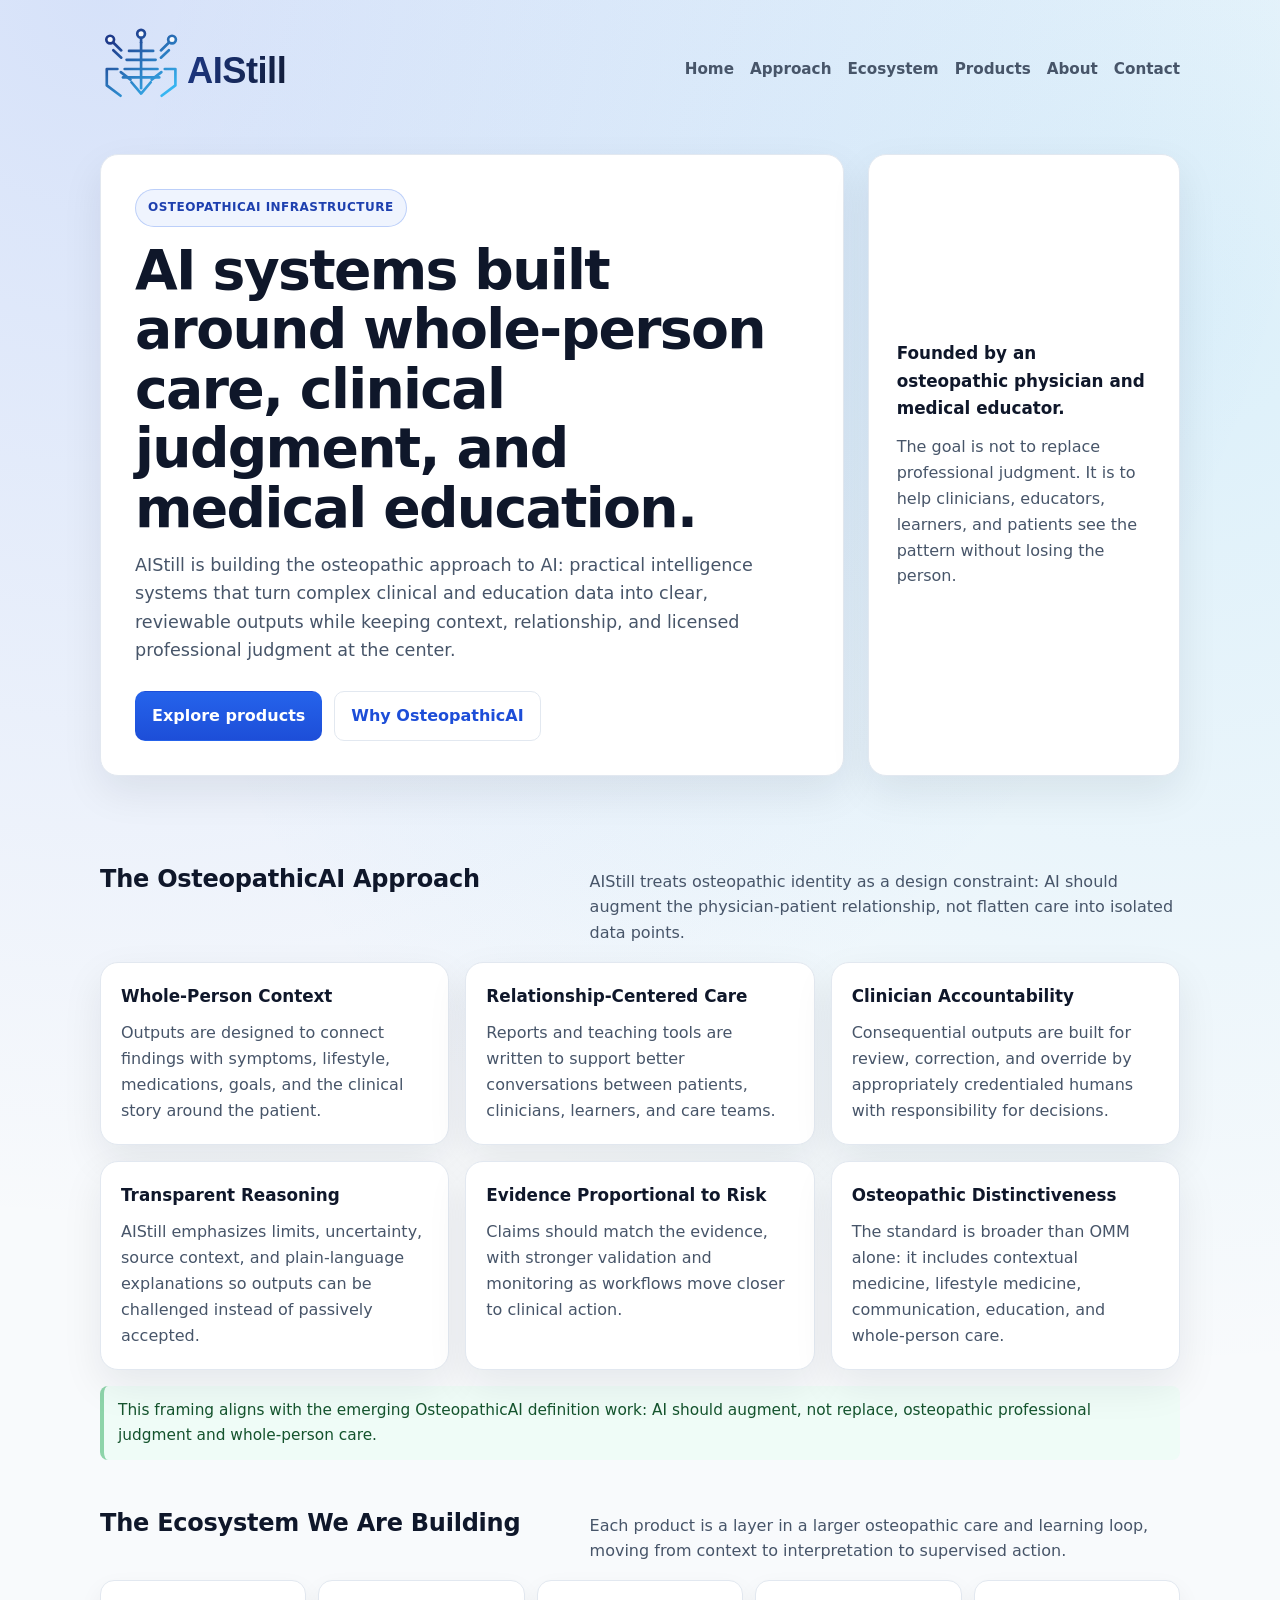
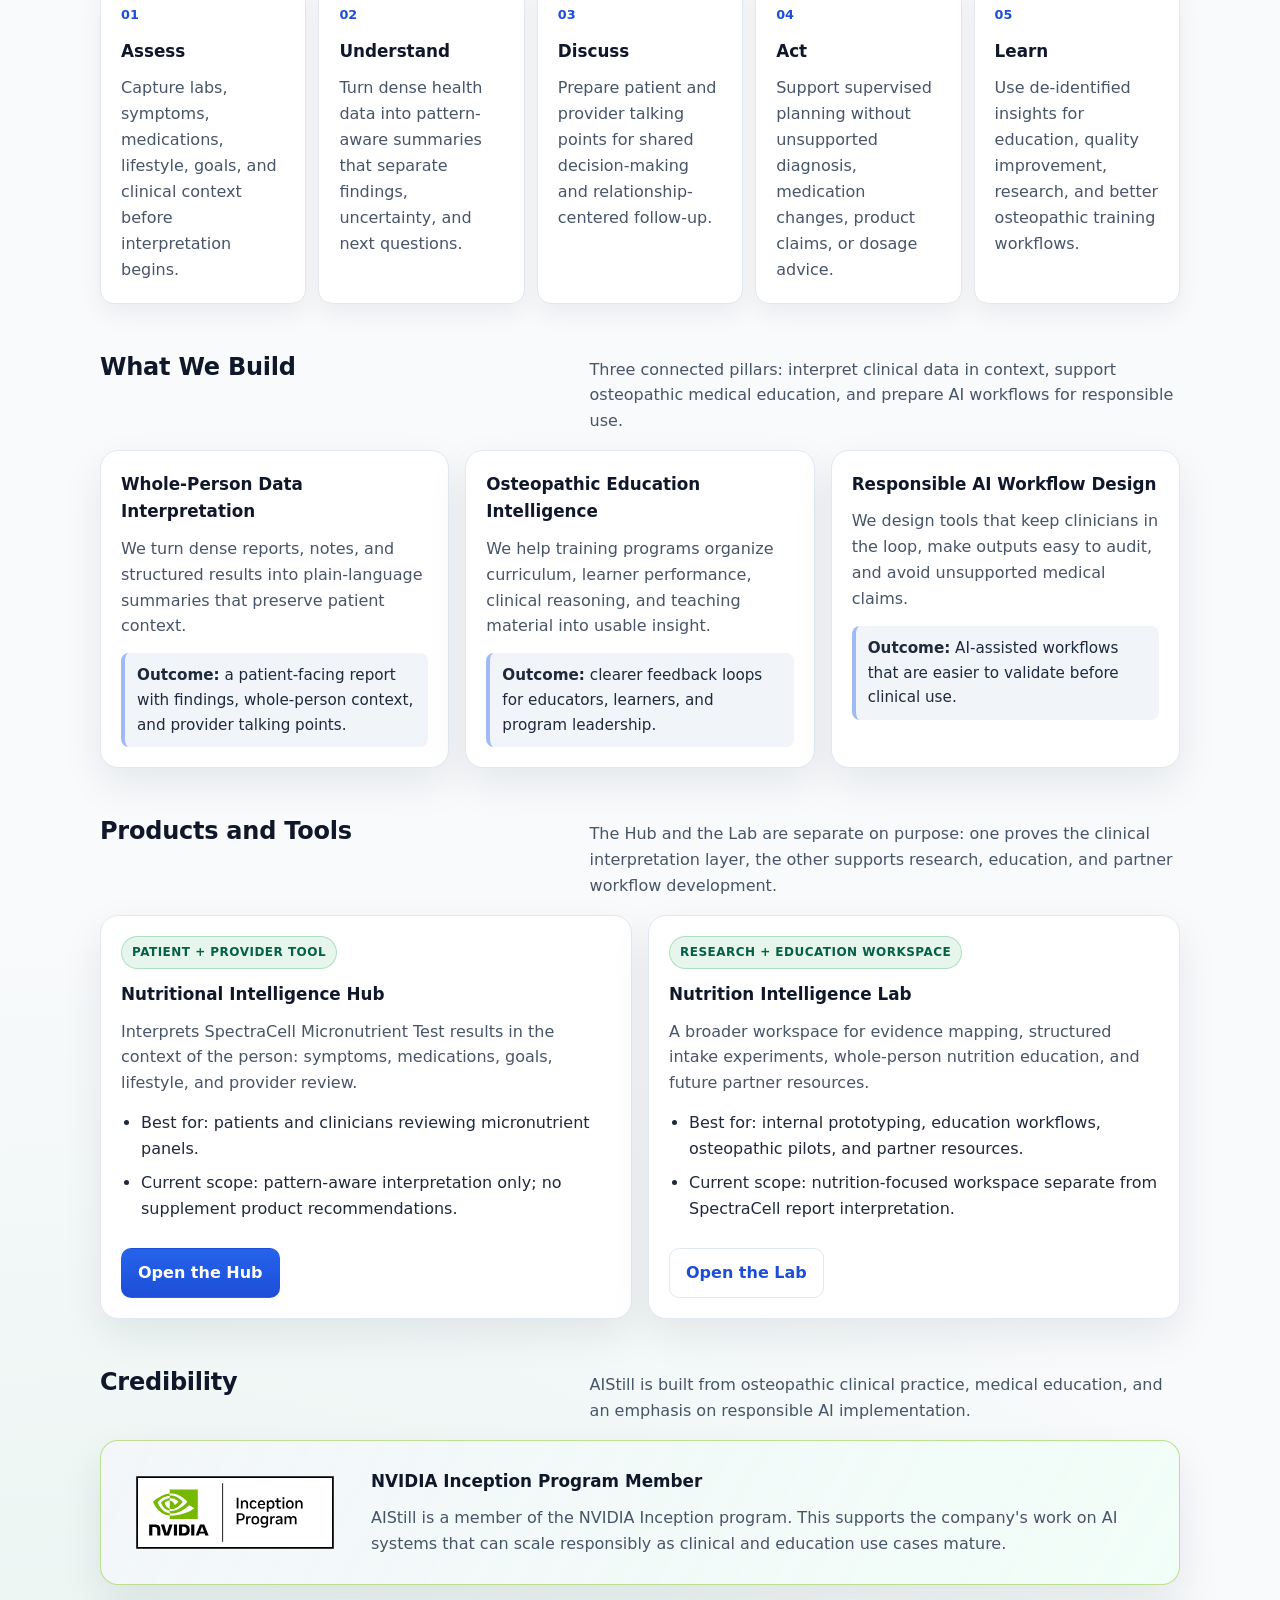
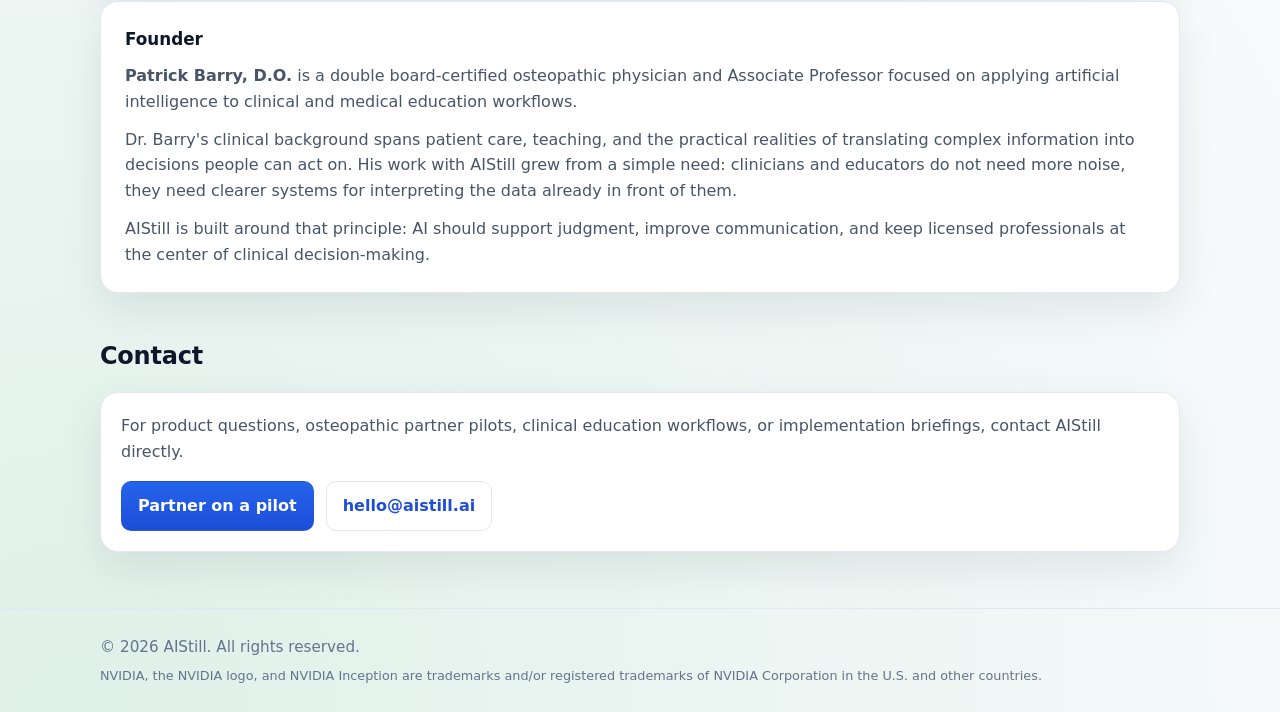
<file: index.html>
<!doctype html>
<html lang="en">
<head>
  <meta charset="utf-8" />
  <meta name="viewport" content="width=device-width, initial-scale=1" />
  <title>AIStill - Osteopathic AI Infrastructure</title>
  <meta name="description" content="AIStill builds OsteopathicAI-aligned tools for whole-person clinical interpretation, medical education, and responsible AI workflows." />
  <style>
    :root {
      --bg: #f8fafc;
      --text: #0f172a;
      --muted: #475569;
      --surface: #ffffff;
      --surface-soft: #f1f5f9;
      --border: #e2e8f0;
      --primary: #2563eb;
      --primary-dark: #1d4ed8;
      --accent: #16a34a;
      --radius: 18px;
      --shadow: 0 16px 40px rgba(15, 23, 42, 0.08);
    }

    * { box-sizing: border-box; }

    html { scroll-behavior: smooth; }

    body {
      margin: 0;
      font-family: Inter, system-ui, -apple-system, Segoe UI, Roboto, Arial, sans-serif;
      line-height: 1.62;
      color: var(--text);
      background:
        radial-gradient(circle at 8% 0%, rgba(37, 99, 235, 0.16), transparent 30%),
        radial-gradient(circle at 92% 8%, rgba(14, 165, 233, 0.12), transparent 28%),
        radial-gradient(circle at 6% 100%, rgba(22, 163, 74, 0.11), transparent 34%),
        var(--bg);
    }

    .wrap {
      max-width: 1120px;
      margin: 0 auto;
      padding: 0 20px;
    }

    header { padding: 28px 0 84px; }

    .topbar {
      display: flex;
      justify-content: space-between;
      align-items: center;
      margin-bottom: 44px;
      gap: 18px;
      flex-wrap: wrap;
    }

    .brand img {
      display: block;
      width: min(290px, 62vw);
      height: auto;
    }

    .nav-list {
      display: inline-flex;
      align-items: center;
      gap: 16px;
      flex-wrap: wrap;
      margin: 0;
      padding: 0;
      list-style: none;
    }

    .nav-list a {
      color: var(--muted);
      font-size: 0.95rem;
      font-weight: 700;
      text-decoration: none;
    }

    .nav-list a:hover { color: var(--primary-dark); }

    .eyebrow {
      display: inline-flex;
      align-items: center;
      width: fit-content;
      border: 1px solid rgba(37, 99, 235, 0.25);
      border-radius: 999px;
      padding: 8px 12px;
      color: #1e40af;
      background: rgba(37, 99, 235, 0.07);
      font-size: 12px;
      font-weight: 700;
      letter-spacing: 0.04em;
      text-transform: uppercase;
    }

    .hero {
      display: grid;
      grid-template-columns: minmax(0, 1fr) minmax(260px, 0.42fr);
      gap: 24px;
      align-items: stretch;
    }

    .hero-panel,
    .hero-note,
    .card,
    .product-card,
    .credibility-panel,
    .founder,
    .contact-panel {
      background: var(--surface);
      border: 1px solid var(--border);
      border-radius: var(--radius);
      box-shadow: var(--shadow);
    }

    .hero-panel { padding: 34px; }

    .hero-note {
      display: grid;
      align-content: center;
      gap: 12px;
      padding: 28px;
    }

    .hero-note strong {
      display: block;
      font-size: 1.05rem;
    }

    h1 {
      margin: 14px 0 12px;
      font-size: clamp(2rem, 5vw, 3.45rem);
      line-height: 1.08;
      letter-spacing: -0.03em;
    }

    .lead {
      margin: 0;
      color: var(--muted);
      font-size: 1.1rem;
      max-width: 66ch;
    }

    .cta {
      display: flex;
      gap: 12px;
      flex-wrap: wrap;
      margin-top: 26px;
    }

    .btn {
      display: inline-flex;
      align-items: center;
      justify-content: center;
      text-decoration: none;
      border-radius: 10px;
      padding: 11px 16px;
      font-weight: 700;
      border: 1px solid transparent;
      transition: 160ms ease;
    }

    .btn:hover { transform: translateY(-1px); }

    .btn-primary {
      background: linear-gradient(180deg, var(--primary), var(--primary-dark));
      color: #fff;
    }

    .btn-secondary {
      color: var(--primary-dark);
      background: #fff;
      border-color: var(--border);
    }

    main { padding-bottom: 56px; }

    section + section { margin-top: 44px; }

    .section-head {
      display: flex;
      align-items: baseline;
      justify-content: space-between;
      gap: 16px;
      margin-bottom: 16px;
    }

    .section-head p {
      max-width: 58ch;
    }

    h2 {
      margin: 0;
      font-size: 1.5rem;
      letter-spacing: -0.01em;
    }

    h3 {
      margin: 0 0 10px;
      font-size: 1.05rem;
    }

    p { margin: 0; color: var(--muted); }

    .grid {
      display: grid;
      grid-template-columns: repeat(3, minmax(0, 1fr));
      gap: 16px;
    }

    .ecosystem-steps {
      display: grid;
      grid-template-columns: repeat(5, minmax(0, 1fr));
      gap: 12px;
    }

    .card,
    .product-card,
    .contact-panel,
    .step-card {
      padding: 20px;
    }

    .step-card {
      background: var(--surface);
      border: 1px solid var(--border);
      border-radius: 14px;
      box-shadow: 0 10px 24px rgba(15, 23, 42, 0.06);
    }

    .step-card span {
      display: inline-flex;
      margin-bottom: 12px;
      color: var(--primary-dark);
      font-size: 0.8rem;
      font-weight: 800;
    }

    .source-note {
      margin-top: 16px;
      border-left: 4px solid rgba(22, 163, 74, 0.45);
      border-radius: 8px;
      padding: 12px 14px;
      background: rgba(236, 253, 245, 0.72);
      color: #14532d;
      font-size: 0.96rem;
    }

    .pillar-example {
      margin-top: 14px;
      border-left: 4px solid rgba(37, 99, 235, 0.4);
      border-radius: 8px;
      padding: 10px 12px;
      color: #1e293b;
      background: var(--surface-soft);
      font-size: 0.95rem;
    }

    .product-grid {
      display: grid;
      grid-template-columns: repeat(2, minmax(0, 1fr));
      gap: 16px;
    }

    .product-kicker {
      display: inline-flex;
      width: fit-content;
      margin-bottom: 12px;
      border-radius: 999px;
      padding: 6px 10px;
      color: #065f46;
      background: rgba(22, 163, 74, 0.1);
      border: 1px solid rgba(22, 163, 74, 0.28);
      font-size: 12px;
      font-weight: 700;
      letter-spacing: 0.04em;
      text-transform: uppercase;
    }

    .product-card ul {
      margin: 14px 0 0;
      padding-left: 20px;
      color: #1e293b;
    }

    .product-card li + li { margin-top: 8px; }

    .credibility-panel {
      display: grid;
      grid-template-columns: minmax(180px, 220px) minmax(0, 1fr);
      gap: 26px;
      align-items: center;
      border-color: rgba(118, 185, 0, 0.42);
      background: linear-gradient(120deg, rgba(241, 245, 249, 0.84), rgba(236, 253, 245, 0.72)), #fff;
      padding: 24px;
    }

    .inception-badge {
      display: block;
      width: min(220px, 100%);
      height: auto;
    }

    .founder {
      margin-top: 16px;
      padding: 24px;
    }

    .founder p + p { margin-top: 12px; }

    .contact-panel {
      display: flex;
      justify-content: space-between;
      gap: 16px;
      align-items: center;
      flex-wrap: wrap;
    }

    .cta.compact { margin-top: 0; }

    footer {
      border-top: 1px solid var(--border);
      padding: 26px 0;
      color: #64748b;
      font-size: 0.95rem;
    }

    .trademark-note {
      margin-top: 8px;
      font-size: 0.8rem;
      line-height: 1.45;
      color: #64748b;
    }

    @media (max-width: 900px) {
      .hero,
      .grid,
      .ecosystem-steps,
      .product-grid,
      .credibility-panel { grid-template-columns: 1fr; }

      .hero-panel,
      .hero-note,
      .founder,
      .credibility-panel { padding: 24px; }

      .topbar { margin-bottom: 26px; }

      .brand img { width: min(240px, 70vw); }

      .section-head {
        display: block;
      }

      .section-head p { margin-top: 8px; }

      .inception-badge { width: min(210px, 100%); }
    }
  </style>
</head>
<body>
  <header id="home">
    <div class="wrap">
      <div class="topbar">
        <div class="brand">
          <img src="assets/aistill-logo.svg" alt="AIStill" />
        </div>
        <nav aria-label="Primary navigation">
          <ul class="nav-list">
            <li><a href="#home">Home</a></li>
            <li><a href="#approach">Approach</a></li>
            <li><a href="#ecosystem">Ecosystem</a></li>
            <li><a href="#products">Products</a></li>
            <li><a href="#about">About</a></li>
            <li><a href="#contact">Contact</a></li>
          </ul>
        </nav>
      </div>

      <div class="hero">
        <section class="hero-panel" aria-labelledby="hero-title">
          <span class="eyebrow">OsteopathicAI Infrastructure</span>
          <h1 id="hero-title">AI systems built around whole-person care, clinical judgment, and medical education.</h1>
          <p class="lead">
            AIStill is building the osteopathic approach to AI: practical intelligence systems that turn complex
            clinical and education data into clear, reviewable outputs while keeping context, relationship, and
            licensed professional judgment at the center.
          </p>
          <div class="cta">
            <a class="btn btn-primary" href="#products">Explore products</a>
            <a class="btn btn-secondary" href="#approach">Why OsteopathicAI</a>
          </div>
        </section>

        <aside class="hero-note" aria-label="AIStill osteopathic focus">
          <strong>Founded by an osteopathic physician and medical educator.</strong>
          <p>
            The goal is not to replace professional judgment. It is to help clinicians, educators, learners, and
            patients see the pattern without losing the person.
          </p>
        </aside>
      </div>
    </div>
  </header>

  <main>
    <div class="wrap">
      <section id="approach" aria-labelledby="approach-title">
        <div class="section-head">
          <h2 id="approach-title">The OsteopathicAI Approach</h2>
          <p>AIStill treats osteopathic identity as a design constraint: AI should augment the physician-patient relationship, not flatten care into isolated data points.</p>
        </div>
        <div class="grid">
          <article class="card">
            <h3>Whole-Person Context</h3>
            <p>Outputs are designed to connect findings with symptoms, lifestyle, medications, goals, and the clinical story around the patient.</p>
          </article>
          <article class="card">
            <h3>Relationship-Centered Care</h3>
            <p>Reports and teaching tools are written to support better conversations between patients, clinicians, learners, and care teams.</p>
          </article>
          <article class="card">
            <h3>Clinician Accountability</h3>
            <p>Consequential outputs are built for review, correction, and override by appropriately credentialed humans with responsibility for decisions.</p>
          </article>
          <article class="card">
            <h3>Transparent Reasoning</h3>
            <p>AIStill emphasizes limits, uncertainty, source context, and plain-language explanations so outputs can be challenged instead of passively accepted.</p>
          </article>
          <article class="card">
            <h3>Evidence Proportional to Risk</h3>
            <p>Claims should match the evidence, with stronger validation and monitoring as workflows move closer to clinical action.</p>
          </article>
          <article class="card">
            <h3>Osteopathic Distinctiveness</h3>
            <p>The standard is broader than OMM alone: it includes contextual medicine, lifestyle medicine, communication, education, and whole-person care.</p>
          </article>
        </div>
        <p class="source-note">
          This framing aligns with the emerging OsteopathicAI definition work: AI should augment, not replace, osteopathic professional judgment and whole-person care.
        </p>
      </section>

      <section id="ecosystem" aria-labelledby="ecosystem-title">
        <div class="section-head">
          <h2 id="ecosystem-title">The Ecosystem We Are Building</h2>
          <p>Each product is a layer in a larger osteopathic care and learning loop, moving from context to interpretation to supervised action.</p>
        </div>
        <div class="ecosystem-steps">
          <article class="step-card">
            <span>01</span>
            <h3>Assess</h3>
            <p>Capture labs, symptoms, medications, lifestyle, goals, and clinical context before interpretation begins.</p>
          </article>
          <article class="step-card">
            <span>02</span>
            <h3>Understand</h3>
            <p>Turn dense health data into pattern-aware summaries that separate findings, uncertainty, and next questions.</p>
          </article>
          <article class="step-card">
            <span>03</span>
            <h3>Discuss</h3>
            <p>Prepare patient and provider talking points for shared decision-making and relationship-centered follow-up.</p>
          </article>
          <article class="step-card">
            <span>04</span>
            <h3>Act</h3>
            <p>Support supervised planning without unsupported diagnosis, medication changes, product claims, or dosage advice.</p>
          </article>
          <article class="step-card">
            <span>05</span>
            <h3>Learn</h3>
            <p>Use de-identified insights for education, quality improvement, research, and better osteopathic training workflows.</p>
          </article>
        </div>
      </section>

      <section id="build" aria-labelledby="build-title">
        <div class="section-head">
          <h2 id="build-title">What We Build</h2>
          <p>Three connected pillars: interpret clinical data in context, support osteopathic medical education, and prepare AI workflows for responsible use.</p>
        </div>
        <div class="grid">
          <article class="card">
            <h3>Whole-Person Data Interpretation</h3>
            <p>We turn dense reports, notes, and structured results into plain-language summaries that preserve patient context.</p>
            <p class="pillar-example"><strong>Outcome:</strong> a patient-facing report with findings, whole-person context, and provider talking points.</p>
          </article>
          <article class="card">
            <h3>Osteopathic Education Intelligence</h3>
            <p>We help training programs organize curriculum, learner performance, clinical reasoning, and teaching material into usable insight.</p>
            <p class="pillar-example"><strong>Outcome:</strong> clearer feedback loops for educators, learners, and program leadership.</p>
          </article>
          <article class="card">
            <h3>Responsible AI Workflow Design</h3>
            <p>We design tools that keep clinicians in the loop, make outputs easy to audit, and avoid unsupported medical claims.</p>
            <p class="pillar-example"><strong>Outcome:</strong> AI-assisted workflows that are easier to validate before clinical use.</p>
          </article>
        </div>
      </section>

      <section id="products" aria-labelledby="products-title">
        <div class="section-head">
          <h2 id="products-title">Products and Tools</h2>
          <p>The Hub and the Lab are separate on purpose: one proves the clinical interpretation layer, the other supports research, education, and partner workflow development.</p>
        </div>
        <div class="product-grid">
          <article class="product-card">
            <span class="product-kicker">Patient + Provider Tool</span>
            <h3>Nutritional Intelligence Hub</h3>
            <p>
              Interprets SpectraCell Micronutrient Test results in the context of the person: symptoms, medications, goals, lifestyle, and provider review.
            </p>
            <ul>
              <li>Best for: patients and clinicians reviewing micronutrient panels.</li>
              <li>Current scope: pattern-aware interpretation only; no supplement product recommendations.</li>
            </ul>
            <div class="cta">
              <a class="btn btn-primary" href="nutritional-hub/index.html">Open the Hub</a>
            </div>
          </article>
          <article class="product-card">
            <span class="product-kicker">Research + Education Workspace</span>
            <h3>Nutrition Intelligence Lab</h3>
            <p>
              A broader workspace for evidence mapping, structured intake experiments, whole-person nutrition education, and future partner resources.
            </p>
            <ul>
              <li>Best for: internal prototyping, education workflows, osteopathic pilots, and partner resources.</li>
              <li>Current scope: nutrition-focused workspace separate from SpectraCell report interpretation.</li>
            </ul>
            <div class="cta">
              <a class="btn btn-secondary" href="nutrition.html">Open the Lab</a>
            </div>
          </article>
        </div>
      </section>

      <section id="about" aria-labelledby="credibility-title">
        <div class="section-head">
          <h2 id="credibility-title">Credibility</h2>
          <p>AIStill is built from osteopathic clinical practice, medical education, and an emphasis on responsible AI implementation.</p>
        </div>
        <div class="credibility-panel">
          <img class="inception-badge" src="assets/nvidia-inception-program-badge-rgb-for-screen.svg" alt="NVIDIA Inception Program" />
          <div>
            <h3>NVIDIA Inception Program Member</h3>
            <p>
              AIStill is a member of the NVIDIA Inception program. This supports the company's work on AI systems that can scale
              responsibly as clinical and education use cases mature.
            </p>
          </div>
        </div>
        <div class="founder">
          <h3>Founder</h3>
          <p>
            <strong>Patrick Barry, D.O.</strong> is a double board-certified osteopathic physician and Associate Professor focused on applying artificial intelligence to clinical and medical education workflows.
          </p>
          <p>
            Dr. Barry's clinical background spans patient care, teaching, and the practical realities of translating complex information into decisions people can act on. His work with AIStill grew from a simple need: clinicians and educators do not need more noise, they need clearer systems for interpreting the data already in front of them.
          </p>
          <p>
            AIStill is built around that principle: AI should support judgment, improve communication, and keep licensed professionals at the center of clinical decision-making.
          </p>
        </div>
      </section>

      <section id="contact" aria-labelledby="contact-title">
        <div class="section-head">
          <h2 id="contact-title">Contact</h2>
        </div>
        <div class="contact-panel">
          <p>For product questions, osteopathic partner pilots, clinical education workflows, or implementation briefings, contact AIStill directly.</p>
          <div class="cta compact">
            <a class="btn btn-primary" href="mailto:hello@aistill.ai?subject=OsteopathicAI%20Pilot%20Inquiry">Partner on a pilot</a>
            <a class="btn btn-secondary" href="mailto:hello@aistill.ai">hello@aistill.ai</a>
          </div>
        </div>
      </section>
    </div>
  </main>

  <footer>
    <div class="wrap">
      &copy; <span id="y"></span> AIStill. All rights reserved.
      <p class="trademark-note">NVIDIA, the NVIDIA logo, and NVIDIA Inception are trademarks and/or registered trademarks of NVIDIA Corporation in the U.S. and other countries.</p>
    </div>
  </footer>

  <script>
    document.getElementById('y').textContent = new Date().getFullYear();
  </script>
</body>
</html>
</file>
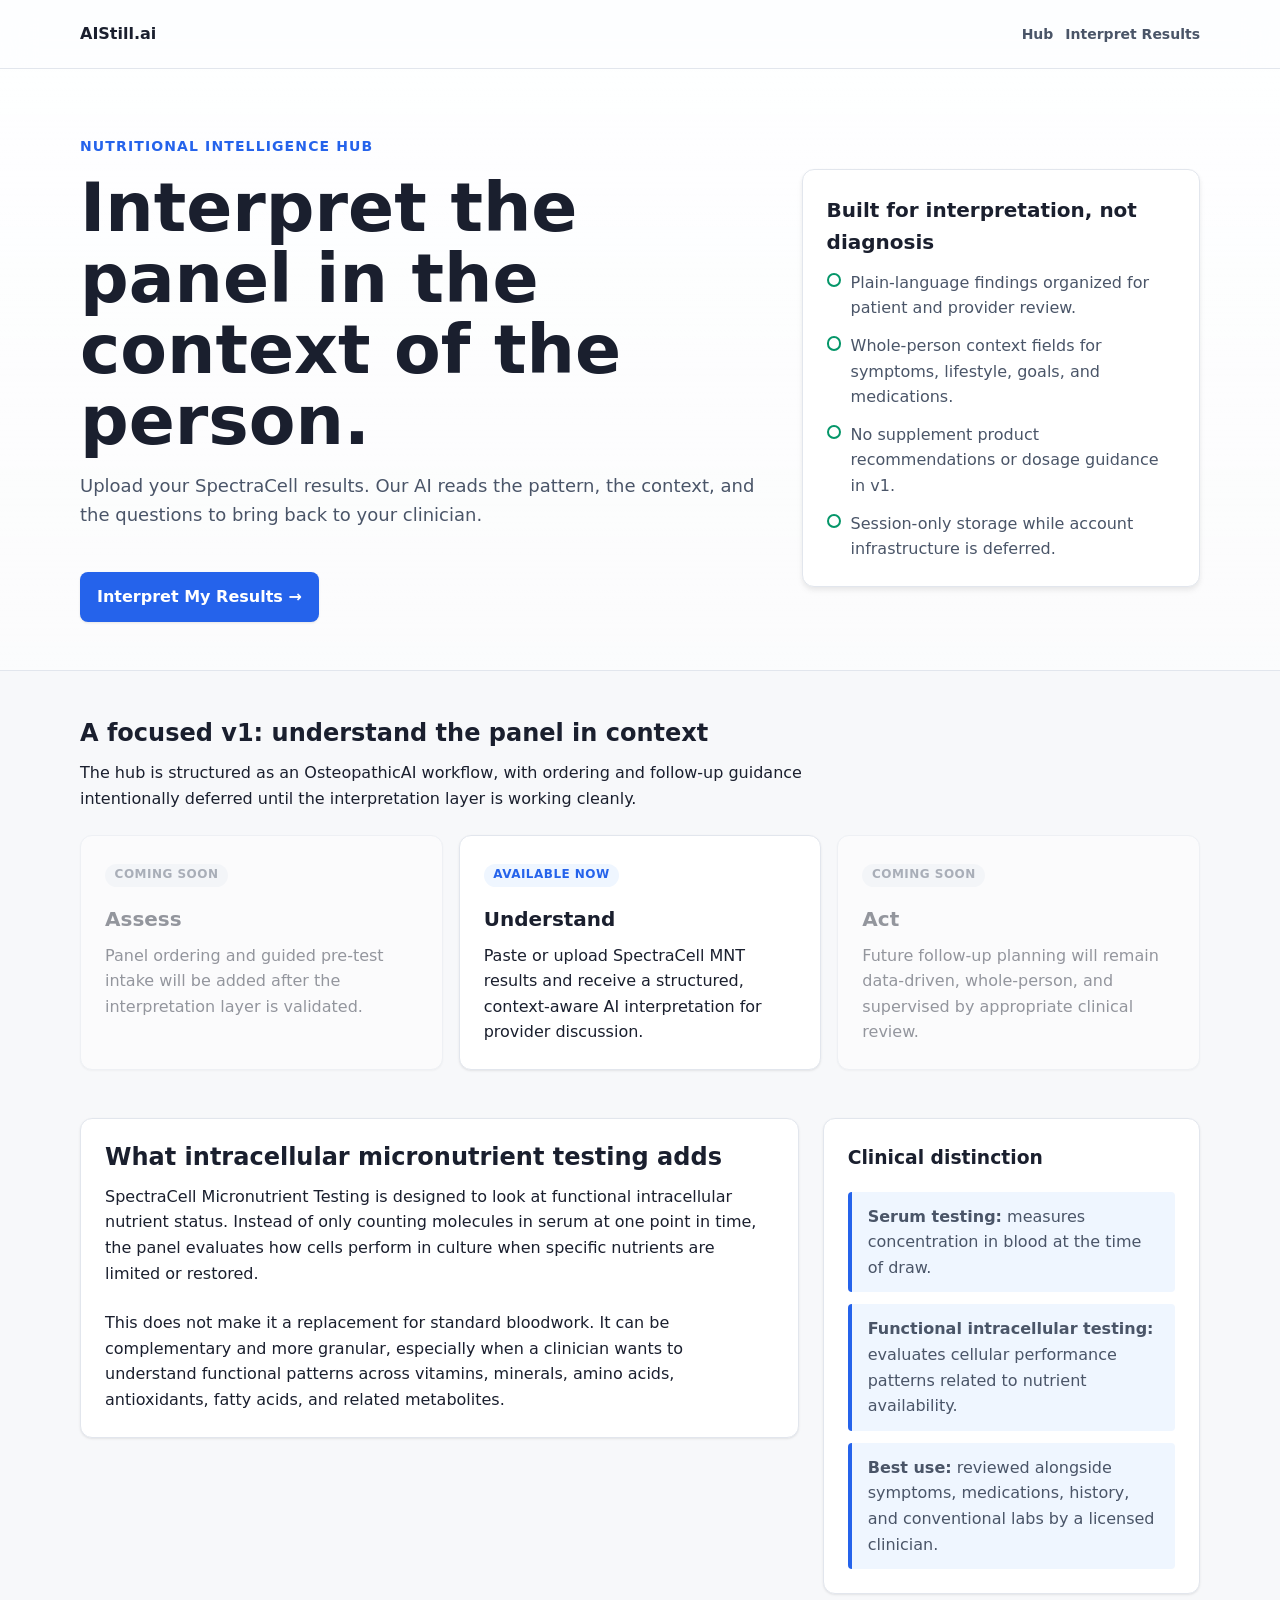
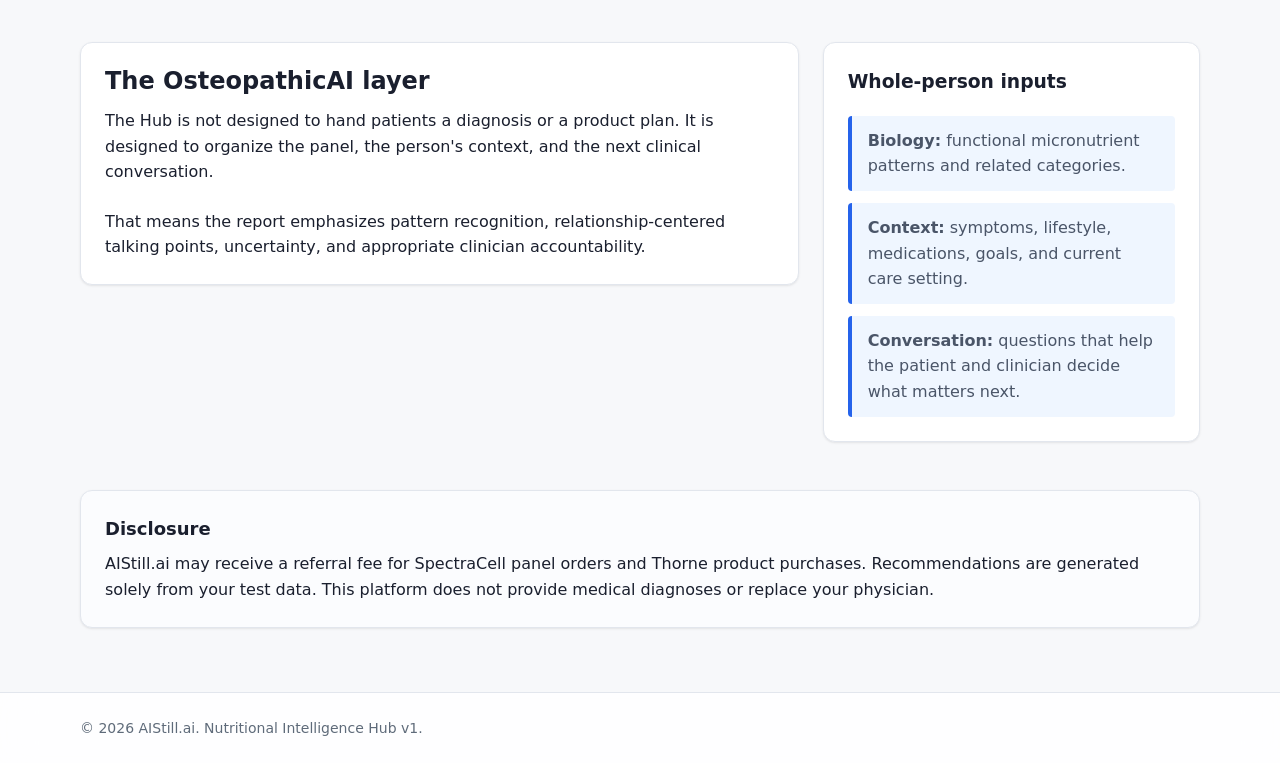
<file: nutritional-hub/index.html>
<!--
  AIStill.ai — Nutritional Intelligence Hub
  Tier 2: AI Results Interpretation
  v1.0 | Built for Cloudflare Pages + Workers
  Auth integration point: search "AUTH STUB" for drop-in hooks
-->
<!doctype html>
<html lang="en">
<head>
  <meta charset="utf-8" />
  <meta name="viewport" content="width=device-width, initial-scale=1" />
  <title>Nutritional Intelligence Hub | AIStill.ai</title>
  <meta name="description" content="Upload SpectraCell Micronutrient Test results and receive a whole-person, OsteopathicAI-aligned interpretation for discussion with your healthcare provider." />
  <link rel="stylesheet" href="css/tokens.css" />
  <link rel="stylesheet" href="css/base.css" />
  <link rel="stylesheet" href="css/hub.css" />
</head>
<body>
  <div class="page-shell">
    <header class="site-header">
      <div class="container nav" aria-label="Nutritional Intelligence Hub navigation">
        <a class="brand-link" href="../index.html">AIStill.ai</a>
        <nav class="nav-links" aria-label="Hub pages">
          <a class="nav-link" href="index.html" aria-current="page">Hub</a>
          <a class="nav-link" href="intake.html">Interpret Results</a>
        </nav>
      </div>
    </header>

    <main class="main-content">
      <section class="hero" aria-labelledby="hero-title">
        <div class="container hero-grid">
          <div>
            <p class="eyebrow">Nutritional Intelligence Hub</p>
            <h1 id="hero-title">Interpret the panel in the context of the person.</h1>
            <p class="hero-subhead">Upload your SpectraCell results. Our AI reads the pattern, the context, and the questions to bring back to your clinician.</p>
            <a class="button" href="intake.html">Interpret My Results &rarr;</a>
          </div>
          <aside class="hero-card" aria-labelledby="clinical-scope-title">
            <h2 id="clinical-scope-title">Built for interpretation, not diagnosis</h2>
            <ul>
              <li>Plain-language findings organized for patient and provider review.</li>
              <li>Whole-person context fields for symptoms, lifestyle, goals, and medications.</li>
              <li>No supplement product recommendations or dosage guidance in v1.</li>
              <li>Session-only storage while account infrastructure is deferred.</li>
            </ul>
          </aside>
        </div>
      </section>

      <section class="section" aria-labelledby="tiers-title">
        <div class="container">
          <div class="section-header">
            <h2 id="tiers-title">A focused v1: understand the panel in context</h2>
            <p>The hub is structured as an OsteopathicAI workflow, with ordering and follow-up guidance intentionally deferred until the interpretation layer is working cleanly.</p>
          </div>
          <div class="feature-grid">
            <article class="feature-card is-disabled" aria-disabled="true">
              <span class="status-badge soon">Coming Soon</span>
              <h3>Assess</h3>
              <p>Panel ordering and guided pre-test intake will be added after the interpretation layer is validated.</p>
            </article>
            <article class="feature-card">
              <span class="status-badge">Available Now</span>
              <h3>Understand</h3>
              <p>Paste or upload SpectraCell MNT results and receive a structured, context-aware AI interpretation for provider discussion.</p>
            </article>
            <article class="feature-card is-disabled" aria-disabled="true">
              <span class="status-badge soon">Coming Soon</span>
              <h3>Act</h3>
              <p>Future follow-up planning will remain data-driven, whole-person, and supervised by appropriate clinical review.</p>
            </article>
          </div>
        </div>
      </section>

      <section class="section" aria-labelledby="education-title">
        <div class="container education-grid">
          <div class="content-block">
            <div class="section-header">
              <h2 id="education-title">What intracellular micronutrient testing adds</h2>
              <p>SpectraCell Micronutrient Testing is designed to look at functional intracellular nutrient status. Instead of only counting molecules in serum at one point in time, the panel evaluates how cells perform in culture when specific nutrients are limited or restored.</p>
            </div>
            <p>This does not make it a replacement for standard bloodwork. It can be complementary and more granular, especially when a clinician wants to understand functional patterns across vitamins, minerals, amino acids, antioxidants, fatty acids, and related metabolites.</p>
          </div>
          <aside class="content-block" aria-labelledby="distinction-title">
            <h3 id="distinction-title">Clinical distinction</h3>
            <ul class="comparison-list">
              <li><strong>Serum testing:</strong> measures concentration in blood at the time of draw.</li>
              <li><strong>Functional intracellular testing:</strong> evaluates cellular performance patterns related to nutrient availability.</li>
              <li><strong>Best use:</strong> reviewed alongside symptoms, medications, history, and conventional labs by a licensed clinician.</li>
            </ul>
          </aside>
        </div>
      </section>

      <section class="section" aria-labelledby="osteopathic-title">
        <div class="container education-grid">
          <div class="content-block">
            <div class="section-header">
              <h2 id="osteopathic-title">The OsteopathicAI layer</h2>
              <p>The Hub is not designed to hand patients a diagnosis or a product plan. It is designed to organize the panel, the person's context, and the next clinical conversation.</p>
            </div>
            <p>That means the report emphasizes pattern recognition, relationship-centered talking points, uncertainty, and appropriate clinician accountability.</p>
          </div>
          <aside class="content-block" aria-labelledby="whole-person-title">
            <h3 id="whole-person-title">Whole-person inputs</h3>
            <ul class="comparison-list">
              <li><strong>Biology:</strong> functional micronutrient patterns and related categories.</li>
              <li><strong>Context:</strong> symptoms, lifestyle, medications, goals, and current care setting.</li>
              <li><strong>Conversation:</strong> questions that help the patient and clinician decide what matters next.</li>
            </ul>
          </aside>
        </div>
      </section>

      <section class="container disclosure" aria-labelledby="disclosure-title">
        <h2 id="disclosure-title">Disclosure</h2>
        <p>AIStill.ai may receive a referral fee for SpectraCell panel orders and Thorne product purchases. Recommendations are generated solely from your test data. This platform does not provide medical diagnoses or replace your physician.</p>
      </section>
    </main>

    <footer class="site-footer">
      <div class="container">
        <p>&copy; <span id="year"></span> AIStill.ai. Nutritional Intelligence Hub v1.</p>
      </div>
    </footer>
  </div>
  <script>
    document.getElementById('year').textContent = new Date().getFullYear();
  </script>
</body>
</html>
</file>
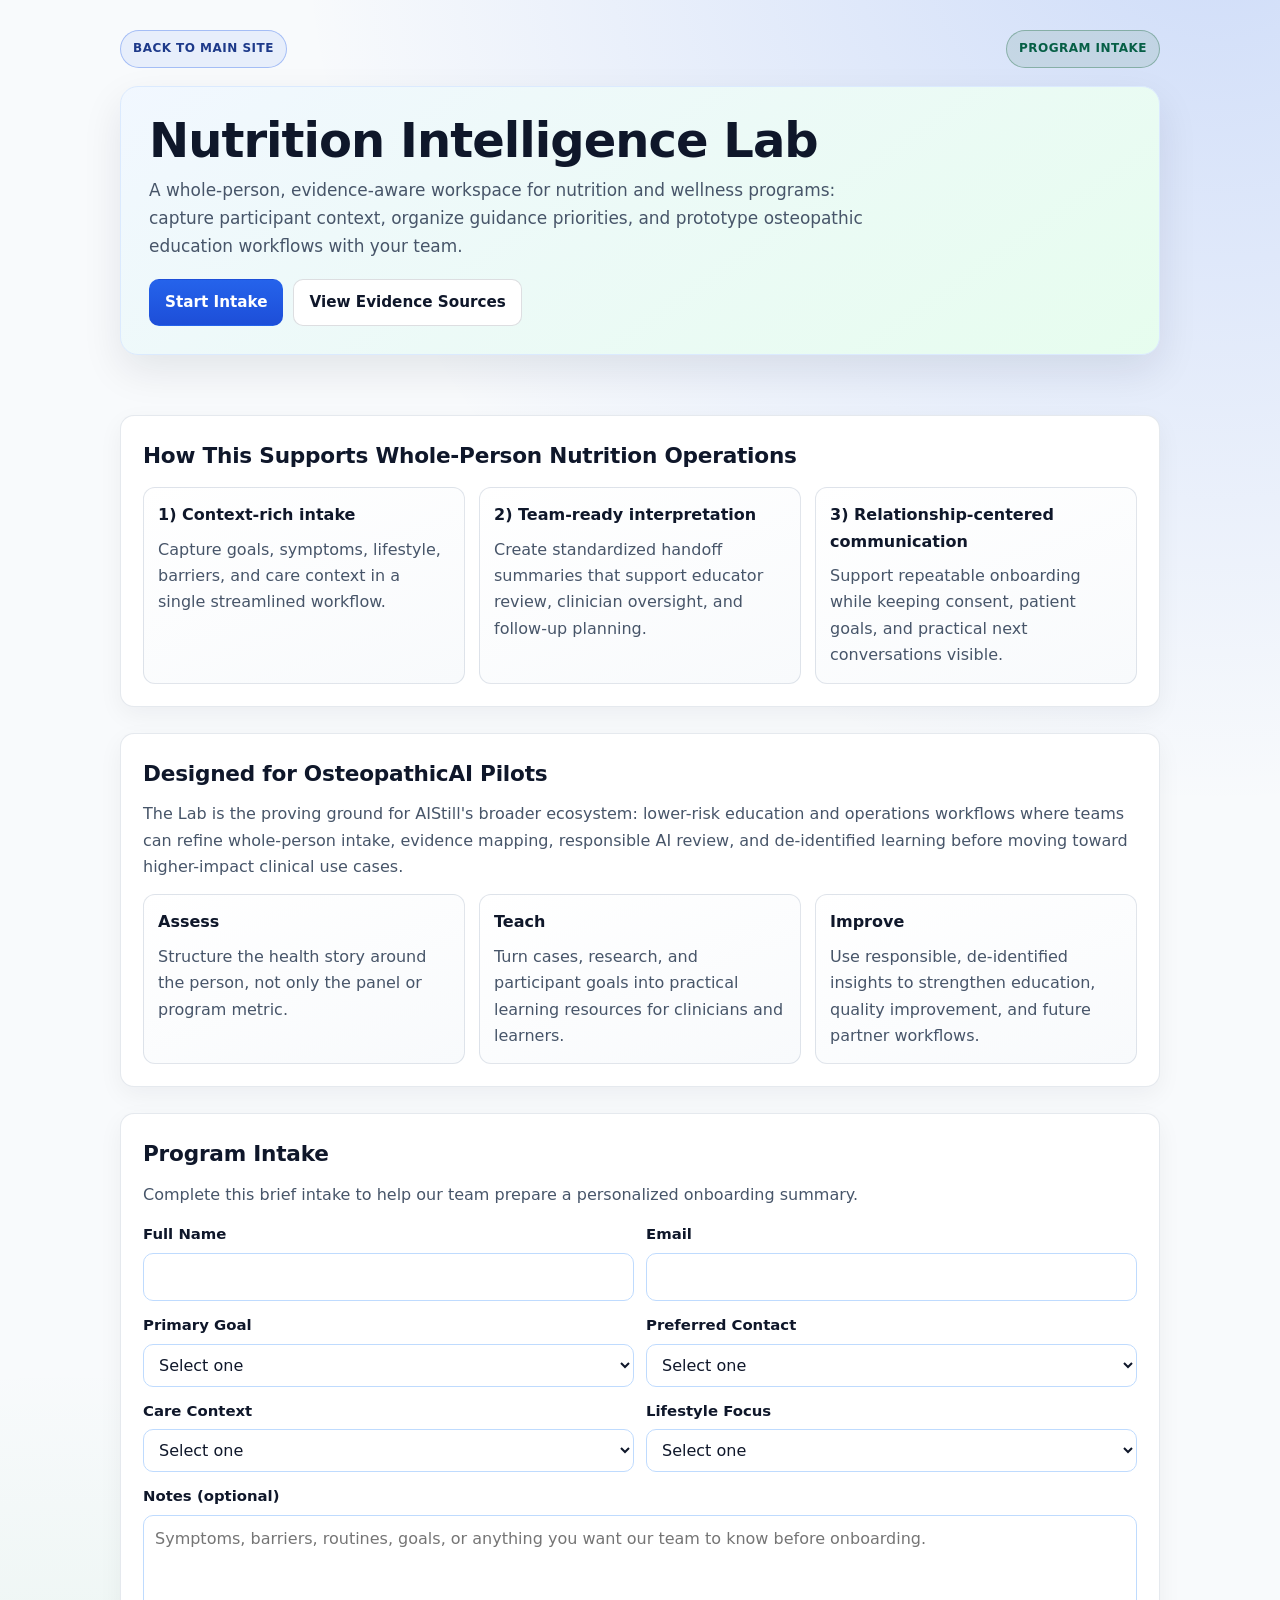
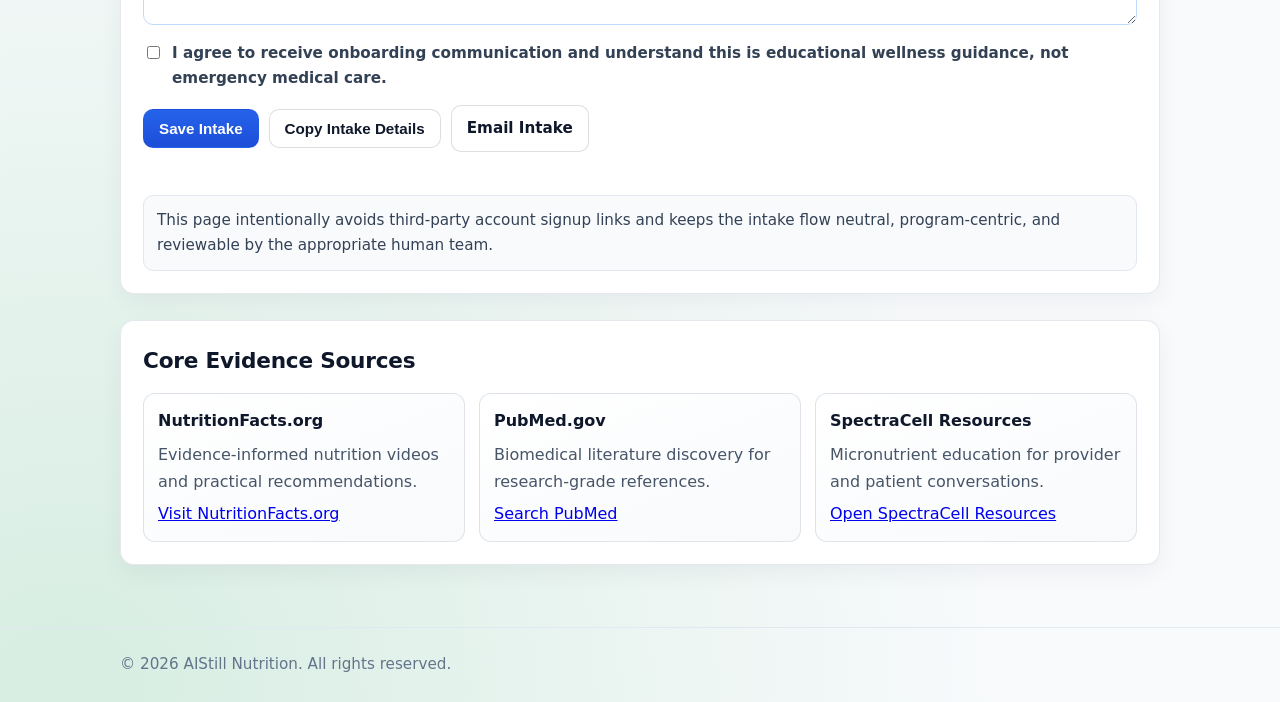
<file: nutrition.html>
<!doctype html>
<html lang="en">
<head>
  <meta charset="utf-8" />
  <meta name="viewport" content="width=device-width, initial-scale=1" />
  <title>AIStill Nutrition Intelligence Lab</title>
  <meta name="description" content="AIStill Nutrition Intelligence Lab supports whole-person nutrition workflows, evidence mapping, structured intake, and osteopathic education pilots." />
  <style>
    :root {
      --bg: #f8fafc;
      --text: #0f172a;
      --muted: #475569;
      --surface: #ffffff;
      --surface-soft: #f0fdf4;
      --border: #dbeafe;
      --border-strong: #bfdbfe;
      --primary: #2563eb;
      --primary-dark: #1d4ed8;
      --leaf: #166534;
      --leaf-soft: #dcfce7;
      --radius: 18px;
      --shadow: 0 16px 40px rgba(15, 23, 42, 0.09);
    }

    * { box-sizing: border-box; }

    body {
      margin: 0;
      font-family: Inter, system-ui, -apple-system, Segoe UI, Roboto, Arial, sans-serif;
      line-height: 1.65;
      color: var(--text);
      background:
        radial-gradient(circle at 95% -5%, rgba(37, 99, 235, 0.20), transparent 34%),
        radial-gradient(circle at 5% 100%, rgba(22, 163, 74, 0.15), transparent 36%),
        var(--bg);
    }

    .wrap {
      max-width: 1080px;
      margin: 0 auto;
      padding: 0 20px;
    }

    header { padding: 30px 0 34px; }

    .topbar {
      display: flex;
      justify-content: space-between;
      align-items: center;
      gap: 12px;
      flex-wrap: wrap;
      margin-bottom: 18px;
    }

    .crumb,
    .quick-link {
      border-radius: 999px;
      font-size: 12px;
      font-weight: 700;
      text-transform: uppercase;
      letter-spacing: 0.04em;
      text-decoration: none;
      padding: 8px 12px;
    }

    .crumb {
      color: #1e3a8a;
      border: 1px solid rgba(37, 99, 235, 0.35);
      background: rgba(37, 99, 235, 0.08);
    }

    .quick-link {
      color: #065f46;
      border: 1px solid rgba(22, 101, 52, 0.35);
      background: rgba(22, 101, 52, 0.10);
    }

    .hero {
      border: 1px solid var(--border);
      border-radius: var(--radius);
      box-shadow: var(--shadow);
      background:
        linear-gradient(145deg, rgba(239, 246, 255, 0.85), rgba(220, 252, 231, 0.70)),
        var(--surface);
      padding: 28px;
    }

    h1 {
      margin: 0 0 10px;
      font-size: clamp(2rem, 5vw, 3rem);
      line-height: 1.08;
      letter-spacing: -0.02em;
    }

    .lead {
      margin: 0;
      color: var(--muted);
      max-width: 68ch;
      font-size: 1.06rem;
    }

    .hero-actions {
      margin-top: 18px;
      display: flex;
      gap: 10px;
      flex-wrap: wrap;
    }

    .btn {
      display: inline-flex;
      align-items: center;
      justify-content: center;
      text-decoration: none;
      border-radius: 10px;
      padding: 10px 15px;
      font-weight: 700;
      border: 1px solid transparent;
      transition: 160ms ease;
      cursor: pointer;
      font-size: 0.95rem;
    }

    .btn:hover { transform: translateY(-1px); }

    .btn-primary {
      background: linear-gradient(180deg, var(--primary), var(--primary-dark));
      color: #fff;
    }

    .btn-secondary {
      color: #0f172a;
      background: #fff;
      border-color: rgba(15, 23, 42, 0.14);
    }

    main { padding-bottom: 62px; }

    section {
      margin-top: 26px;
      border: 1px solid rgba(148, 163, 184, 0.24);
      border-radius: 14px;
      background: #fff;
      padding: 22px;
      box-shadow: 0 8px 24px rgba(15, 23, 42, 0.05);
    }

    h2 {
      margin: 0 0 10px;
      font-size: 1.35rem;
      letter-spacing: -0.01em;
    }

    p { margin: 0; color: var(--muted); }

    .grid {
      margin-top: 14px;
      display: grid;
      gap: 14px;
      grid-template-columns: repeat(3, minmax(0, 1fr));
    }

    .card {
      border: 1px solid rgba(148, 163, 184, 0.28);
      border-radius: 12px;
      background: linear-gradient(160deg, #fff, #f8fafc);
      padding: 14px;
    }

    .card h3 {
      margin: 0 0 8px;
      font-size: 1rem;
    }

    .card p + p { margin-top: 6px; }

    .form-grid {
      display: grid;
      grid-template-columns: repeat(2, minmax(0, 1fr));
      gap: 12px;
      margin-top: 14px;
    }

    .field { display: grid; gap: 6px; }

    label {
      font-weight: 700;
      font-size: 0.93rem;
      color: #0f172a;
    }

    input,
    select,
    textarea {
      width: 100%;
      border: 1px solid var(--border-strong);
      border-radius: 10px;
      padding: 10px 11px;
      font: inherit;
      color: #0f172a;
      background: #fff;
    }

    textarea { min-height: 110px; resize: vertical; }

    .full { grid-column: 1 / -1; }

    .consent {
      margin-top: 4px;
      display: flex;
      align-items: flex-start;
      gap: 9px;
      color: #334155;
      font-size: 0.95rem;
    }

    .consent input {
      width: auto;
      margin-top: 5px;
    }

    .form-actions {
      margin-top: 14px;
      display: flex;
      gap: 10px;
      flex-wrap: wrap;
      align-items: center;
    }

    .status {
      margin-top: 10px;
      font-size: 0.94rem;
      font-weight: 600;
      color: #166534;
      min-height: 1.4em;
    }

    .success-panel {
      margin-top: 16px;
      border: 1px solid rgba(22, 101, 52, 0.26);
      background: var(--surface-soft);
      border-radius: 12px;
      padding: 14px;
      display: none;
    }

    .success-panel.show { display: block; }

    .next-steps {
      margin: 8px 0 0;
      padding-left: 20px;
      color: #14532d;
    }

    .next-steps li + li { margin-top: 6px; }

    .micro-note {
      margin-top: 12px;
      padding: 12px 13px;
      background: #f8fafc;
      border: 1px solid #e2e8f0;
      border-radius: 10px;
      color: #334155;
      font-size: 0.95rem;
    }

    footer {
      border-top: 1px solid #e2e8f0;
      padding: 24px 0;
      color: #64748b;
      font-size: 0.95rem;
    }

    @media (max-width: 900px) {
      .grid,
      .form-grid { grid-template-columns: 1fr; }

      .hero,
      section { padding: 20px; }
    }
  </style>
</head>
<body>
  <header>
    <div class="wrap">
      <div class="topbar">
        <a class="crumb" href="index.html">Back to Main Site</a>
        <a class="quick-link" href="#program-intake">Program Intake</a>
      </div>

      <div class="hero">
        <h1>Nutrition Intelligence Lab</h1>
        <p class="lead">
          A whole-person, evidence-aware workspace for nutrition and wellness programs: capture participant
          context, organize guidance priorities, and prototype osteopathic education workflows with your team.
        </p>
        <div class="hero-actions">
          <a class="btn btn-primary" href="#program-intake">Start Intake</a>
          <a class="btn btn-secondary" href="#sources">View Evidence Sources</a>
        </div>
      </div>
    </div>
  </header>

  <main>
    <div class="wrap">
      <section>
        <h2>How This Supports Whole-Person Nutrition Operations</h2>
        <div class="grid">
          <article class="card">
            <h3>1) Context-rich intake</h3>
            <p>Capture goals, symptoms, lifestyle, barriers, and care context in a single streamlined workflow.</p>
          </article>
          <article class="card">
            <h3>2) Team-ready interpretation</h3>
            <p>Create standardized handoff summaries that support educator review, clinician oversight, and follow-up planning.</p>
          </article>
          <article class="card">
            <h3>3) Relationship-centered communication</h3>
            <p>Support repeatable onboarding while keeping consent, patient goals, and practical next conversations visible.</p>
          </article>
        </div>
      </section>

      <section aria-labelledby="osteopathic-lab-title">
        <h2 id="osteopathic-lab-title">Designed for OsteopathicAI Pilots</h2>
        <p>
          The Lab is the proving ground for AIStill's broader ecosystem: lower-risk education and operations
          workflows where teams can refine whole-person intake, evidence mapping, responsible AI review, and
          de-identified learning before moving toward higher-impact clinical use cases.
        </p>
        <div class="grid">
          <article class="card">
            <h3>Assess</h3>
            <p>Structure the health story around the person, not only the panel or program metric.</p>
          </article>
          <article class="card">
            <h3>Teach</h3>
            <p>Turn cases, research, and participant goals into practical learning resources for clinicians and learners.</p>
          </article>
          <article class="card">
            <h3>Improve</h3>
            <p>Use responsible, de-identified insights to strengthen education, quality improvement, and future partner workflows.</p>
          </article>
        </div>
      </section>

      <section id="program-intake" aria-labelledby="intake-title">
        <h2 id="intake-title">Program Intake</h2>
        <p>
          Complete this brief intake to help our team prepare a personalized onboarding summary.
        </p>

        <form id="lead-form" novalidate>
          <div class="form-grid">
            <div class="field">
              <label for="name">Full Name</label>
              <input id="name" name="name" type="text" autocomplete="name" required />
            </div>
            <div class="field">
              <label for="email">Email</label>
              <input id="email" name="email" type="email" autocomplete="email" required />
            </div>
            <div class="field">
              <label for="goal">Primary Goal</label>
              <select id="goal" name="goal" required>
                <option value="">Select one</option>
                <option>Energy & recovery</option>
                <option>Weight & body composition</option>
                <option>Cardiometabolic health</option>
                <option>Digestive support</option>
                <option>Performance & longevity</option>
              </select>
            </div>
            <div class="field">
              <label for="contact">Preferred Contact</label>
              <select id="contact" name="contact" required>
                <option value="">Select one</option>
                <option>Email</option>
                <option>Text message</option>
                <option>Phone call</option>
              </select>
            </div>
            <div class="field">
              <label for="care-context">Care Context</label>
              <select id="care-context" name="careContext">
                <option value="">Select one</option>
                <option>Working with a physician or clinician</option>
                <option>Working with a coach or wellness team</option>
                <option>Exploring independently</option>
                <option>Education or research program</option>
              </select>
            </div>
            <div class="field">
              <label for="lifestyle-focus">Lifestyle Focus</label>
              <select id="lifestyle-focus" name="lifestyleFocus">
                <option value="">Select one</option>
                <option>Sleep and recovery</option>
                <option>Stress and resilience</option>
                <option>Movement and strength</option>
                <option>Food pattern and consistency</option>
                <option>Medication or supplement review</option>
              </select>
            </div>
            <div class="field full">
              <label for="notes">Notes (optional)</label>
              <textarea id="notes" name="notes" placeholder="Symptoms, barriers, routines, goals, or anything you want our team to know before onboarding."></textarea>
            </div>
            <div class="field full">
              <label class="consent" for="consent">
                <input id="consent" name="consent" type="checkbox" required />
                <span>I agree to receive onboarding communication and understand this is educational wellness guidance, not emergency medical care.</span>
              </label>
            </div>
          </div>

          <div class="form-actions">
            <button class="btn btn-primary" type="submit">Save Intake</button>
            <button id="copy-lead" class="btn btn-secondary" type="button">Copy Intake Details</button>
            <a id="email-link" class="btn btn-secondary" href="#">Email Intake</a>
          </div>
          <p class="status" id="form-status" aria-live="polite"></p>
        </form>

        <div id="success-panel" class="success-panel" aria-live="polite">
          <strong>Thanks — your intake was saved.</strong>
          <ul class="next-steps">
            <li>Step 1: A team member reviews your goals and preferences.</li>
            <li>Step 2: You receive a personalized onboarding follow-up.</li>
            <li>Step 3: We align a practical nutrition support plan.</li>
          </ul>
        </div>

        <p class="micro-note">
          This page intentionally avoids third-party account signup links and keeps the intake flow neutral, program-centric, and reviewable by the appropriate human team.
        </p>
      </section>

      <section id="sources" aria-labelledby="sources-title">
        <h2 id="sources-title">Core Evidence Sources</h2>
        <div class="grid">
          <article class="card">
            <h3>NutritionFacts.org</h3>
            <p>Evidence-informed nutrition videos and practical recommendations.</p>
            <p><a href="https://nutritionfacts.org" target="_blank" rel="noopener noreferrer">Visit NutritionFacts.org</a></p>
          </article>
          <article class="card">
            <h3>PubMed.gov</h3>
            <p>Biomedical literature discovery for research-grade references.</p>
            <p><a href="https://pubmed.ncbi.nlm.nih.gov" target="_blank" rel="noopener noreferrer">Search PubMed</a></p>
          </article>
          <article class="card">
            <h3>SpectraCell Resources</h3>
            <p>Micronutrient education for provider and patient conversations.</p>
            <p><a href="https://spectracell.com/patients/" target="_blank" rel="noopener noreferrer">Open SpectraCell Resources</a></p>
          </article>
        </div>
      </section>
    </div>
  </main>

  <footer>
    <div class="wrap">© <span id="y"></span> AIStill Nutrition. All rights reserved.</div>
  </footer>

  <script>
    const HUB_CONFIG = {
      intakeEmail: 'hello@aistill.ai'
    };

    const leadForm = document.getElementById('lead-form');
    const statusEl = document.getElementById('form-status');
    const successPanel = document.getElementById('success-panel');
    const emailLink = document.getElementById('email-link');
    const copyLeadBtn = document.getElementById('copy-lead');

    const buildLeadSummary = (lead) => [
      `Date: ${lead.timestamp}`,
      `Name: ${lead.name}`,
      `Email: ${lead.email}`,
      `Goal: ${lead.goal}`,
      `Contact preference: ${lead.contact}`,
      `Care context: ${lead.careContext || 'Not specified'}`,
      `Lifestyle focus: ${lead.lifestyleFocus || 'Not specified'}`,
      `Notes: ${lead.notes || 'None'}`
    ].join('\n');

    let latestSummary = '';

    copyLeadBtn.addEventListener('click', async () => {
      if (!latestSummary) {
        statusEl.textContent = 'Submit the intake first to copy details.';
        statusEl.style.color = '#b45309';
        return;
      }

      try {
        await navigator.clipboard.writeText(latestSummary);
        statusEl.textContent = 'Intake details copied to clipboard.';
        statusEl.style.color = '#166534';
      } catch (error) {
        statusEl.textContent = 'Could not copy automatically. Please use the email button instead.';
        statusEl.style.color = '#b45309';
      }
    });

    leadForm.addEventListener('submit', (event) => {
      event.preventDefault();
      statusEl.textContent = '';

      const formData = new FormData(leadForm);
      const lead = {
        timestamp: new Date().toISOString(),
        name: String(formData.get('name') || '').trim(),
        email: String(formData.get('email') || '').trim(),
        goal: String(formData.get('goal') || '').trim(),
        contact: String(formData.get('contact') || '').trim(),
        careContext: String(formData.get('careContext') || '').trim(),
        lifestyleFocus: String(formData.get('lifestyleFocus') || '').trim(),
        notes: String(formData.get('notes') || '').trim(),
        consent: formData.get('consent') === 'on'
      };

      if (!lead.name || !lead.email || !lead.goal || !lead.contact || !lead.consent) {
        statusEl.textContent = 'Please complete all required fields before continuing.';
        statusEl.style.color = '#b91c1c';
        return;
      }

      const stored = JSON.parse(localStorage.getItem('aistillNutritionLeads') || '[]');
      stored.push(lead);
      localStorage.setItem('aistillNutritionLeads', JSON.stringify(stored));

      latestSummary = buildLeadSummary(lead);
      const encodedSubject = encodeURIComponent(`New Nutrition Intake: ${lead.name}`);
      const encodedBody = encodeURIComponent(latestSummary);
      emailLink.href = `mailto:${HUB_CONFIG.intakeEmail}?subject=${encodedSubject}&body=${encodedBody}`;

      statusEl.textContent = 'Intake saved successfully.';
      statusEl.style.color = '#166534';
      successPanel.classList.add('show');
      successPanel.scrollIntoView({ behavior: 'smooth', block: 'center' });
    });

    document.getElementById('y').textContent = new Date().getFullYear();
  </script>
</body>
</html>
</file>
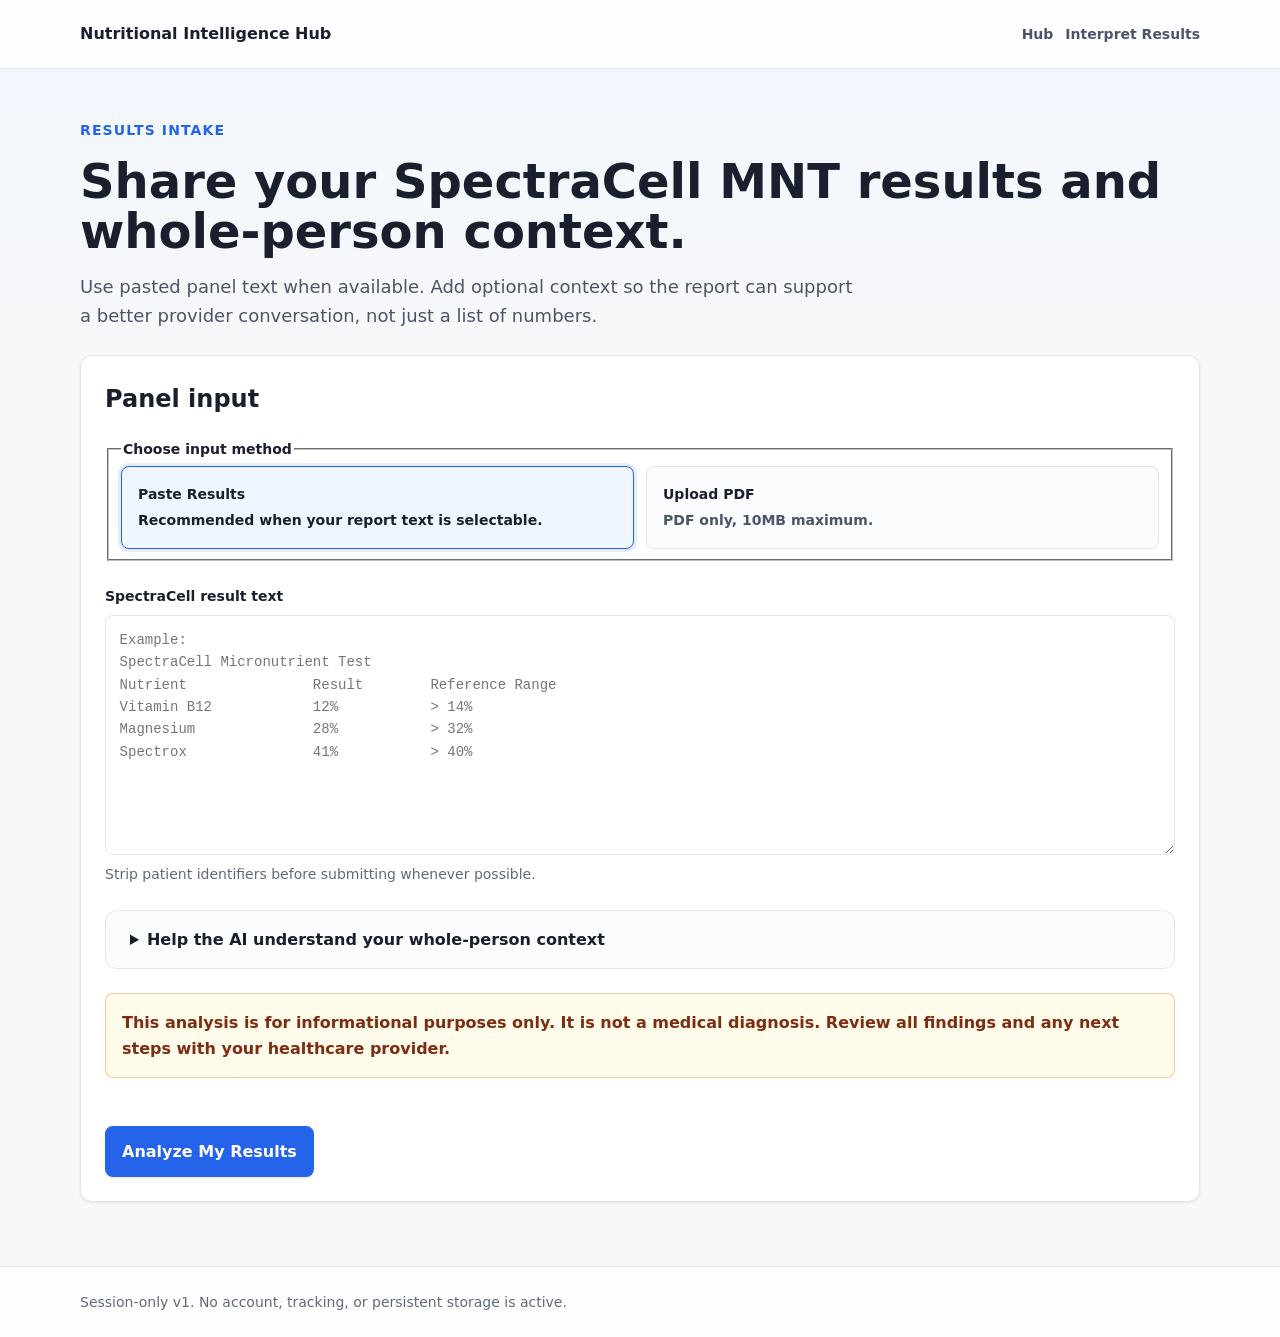
<file: nutritional-hub/intake.html>
<!--
  AIStill.ai — Nutritional Intelligence Hub
  Tier 2: AI Results Interpretation
  v1.0 | Built for Cloudflare Pages + Workers
  Auth integration point: search "AUTH STUB" for drop-in hooks
-->
<!doctype html>
<html lang="en">
<head>
  <meta charset="utf-8" />
  <meta name="viewport" content="width=device-width, initial-scale=1" />
  <title>Results Intake | Nutritional Intelligence Hub</title>
  <meta name="description" content="Paste or upload SpectraCell Micronutrient Test results for whole-person AI interpretation." />
  <link rel="stylesheet" href="css/tokens.css" />
  <link rel="stylesheet" href="css/base.css" />
  <link rel="stylesheet" href="css/hub.css" />
</head>
<body>
  <div class="page-shell">
    <header class="site-header">
      <div class="container nav" aria-label="Nutritional Intelligence Hub navigation">
        <a class="brand-link" href="index.html">Nutritional Intelligence Hub</a>
        <nav class="nav-links" aria-label="Hub pages">
          <a class="nav-link" href="index.html">Hub</a>
          <a class="nav-link" href="intake.html" aria-current="page">Interpret Results</a>
        </nav>
      </div>
    </header>

    <main class="main-content">
      <section class="page-intro">
        <div class="container">
          <p class="eyebrow">Results Intake</p>
          <h1 class="page-title">Share your SpectraCell MNT results and whole-person context.</h1>
          <p class="page-subhead">Use pasted panel text when available. Add optional context so the report can support a better provider conversation, not just a list of numbers.</p>
        </div>
      </section>

      <section class="container form-panel" aria-labelledby="intake-form-title">
        <h2 id="intake-form-title">Panel input</h2>
        <form id="intake-form" class="form-layout" novalidate>
          <fieldset class="field">
            <legend class="field-label">Choose input method</legend>
            <div class="method-toggle" role="radiogroup" aria-label="Input method">
              <label class="method-option" for="method-paste">
                <input id="method-paste" type="radio" name="inputMethod" value="paste" checked />
                <strong>Paste Results</strong>
                <span>Recommended when your report text is selectable.</span>
              </label>
              <label class="method-option" for="method-pdf">
                <input id="method-pdf" type="radio" name="inputMethod" value="pdf" />
                <strong>Upload PDF</strong>
                <span>PDF only, 10MB maximum.</span>
              </label>
            </div>
          </fieldset>

          <div id="paste-panel" class="field full">
            <label for="raw-results">SpectraCell result text</label>
            <textarea id="raw-results" class="mono-input" name="rawResults" placeholder="Example:
SpectraCell Micronutrient Test
Nutrient               Result        Reference Range
Vitamin B12            12%           &gt; 14%
Magnesium              28%           &gt; 32%
Spectrox               41%           &gt; 40%"></textarea>
            <p class="hint">Strip patient identifiers before submitting whenever possible.</p>
          </div>

          <div id="pdf-panel" class="field full" hidden>
            <label for="pdf-file">Upload SpectraCell PDF</label>
            <input id="pdf-file" name="pdfFile" type="file" accept="application/pdf,.pdf" aria-describedby="pdf-hint" />
            <p id="pdf-hint" class="hint">Maximum file size: 10MB. The browser extracts text before sending the request.</p>
          </div>

          <details class="context-panel">
            <summary>Help the AI understand your whole-person context</summary>
            <div class="context-inner field-grid">
              <div class="field">
                <label for="age-range">Age range</label>
                <select id="age-range" name="ageRange">
                  <option value="">Prefer not to say</option>
                  <option value="20s">20s</option>
                  <option value="30s">30s</option>
                  <option value="40s">40s</option>
                  <option value="50s">50s</option>
                  <option value="60s+">60s+</option>
                </select>
              </div>
              <div class="field">
                <label for="primary-concern">Primary health concern</label>
                <select id="primary-concern" name="primaryConcern">
                  <option value="">Not specified</option>
                  <option value="Energy">Energy</option>
                  <option value="Cardiovascular">Cardiovascular</option>
                  <option value="Weight">Weight</option>
                  <option value="Immune">Immune</option>
                  <option value="Mental Health">Mental Health</option>
                  <option value="General Wellness">General Wellness</option>
                  <option value="Other">Other</option>
                </select>
              </div>
              <div class="field">
                <label for="sleep-recovery">Sleep and recovery</label>
                <select id="sleep-recovery" name="sleepRecovery">
                  <option value="">Not specified</option>
                  <option value="restorative">Generally restorative</option>
                  <option value="inconsistent">Inconsistent</option>
                  <option value="poor">Poor or interrupted</option>
                  <option value="shift-work">Shift work or irregular schedule</option>
                </select>
              </div>
              <div class="field">
                <label for="stress-load">Stress load</label>
                <select id="stress-load" name="stressLoad">
                  <option value="">Not specified</option>
                  <option value="low">Low</option>
                  <option value="moderate">Moderate</option>
                  <option value="high">High</option>
                  <option value="variable">Variable</option>
                </select>
              </div>
              <div class="field">
                <label for="supplementing">Are you currently supplementing?</label>
                <select id="supplementing" name="supplementing">
                  <option value="">Not specified</option>
                  <option value="yes">Yes</option>
                  <option value="no">No</option>
                  <option value="some">Some</option>
                </select>
              </div>
              <div class="field">
                <label for="activity-level">Activity level</label>
                <select id="activity-level" name="activityLevel">
                  <option value="">Not specified</option>
                  <option value="sedentary">Mostly sedentary</option>
                  <option value="light">Light activity</option>
                  <option value="moderate">Moderate activity</option>
                  <option value="high">High training load</option>
                </select>
              </div>
              <div class="field full">
                <label for="nutrition-pattern">Nutrition pattern</label>
                <textarea id="nutrition-pattern" name="nutritionPattern" placeholder="Optional. Food pattern, dietary restrictions, appetite changes, timing, or consistency."></textarea>
              </div>
              <div class="field full">
                <label for="medications">Current medications</label>
                <textarea id="medications" name="medications" placeholder="Optional. Include only what you are comfortable sharing."></textarea>
              </div>
              <div class="field full">
                <label for="clinician-questions">Questions for your clinician</label>
                <textarea id="clinician-questions" name="clinicianQuestions" placeholder="Optional. What do you want help understanding when you review this with your provider?"></textarea>
              </div>
            </div>
          </details>

          <div class="disclaimer-inline" role="note">
            This analysis is for informational purposes only. It is not a medical diagnosis. Review all findings and any next steps with your healthcare provider.
          </div>

          <div id="form-error" class="form-error" role="alert" hidden></div>

          <div class="submit-row">
            <button id="submit-button" class="button" type="submit">Analyze My Results</button>
            <span id="loading-state" class="loading-state" hidden>
              <span class="spinner" aria-hidden="true"></span>
              <span>Analyzing your panel...</span>
            </span>
          </div>
        </form>
      </section>
    </main>

    <footer class="site-footer">
      <div class="container">
        <p>Session-only v1. No account, tracking, or persistent storage is active.</p>
      </div>
    </footer>
  </div>
  <script src="js/session.js" defer></script>
  <script src="js/ai-client.js" defer></script>
  <script src="js/intake.js" defer></script>
</body>
</html>
</file>
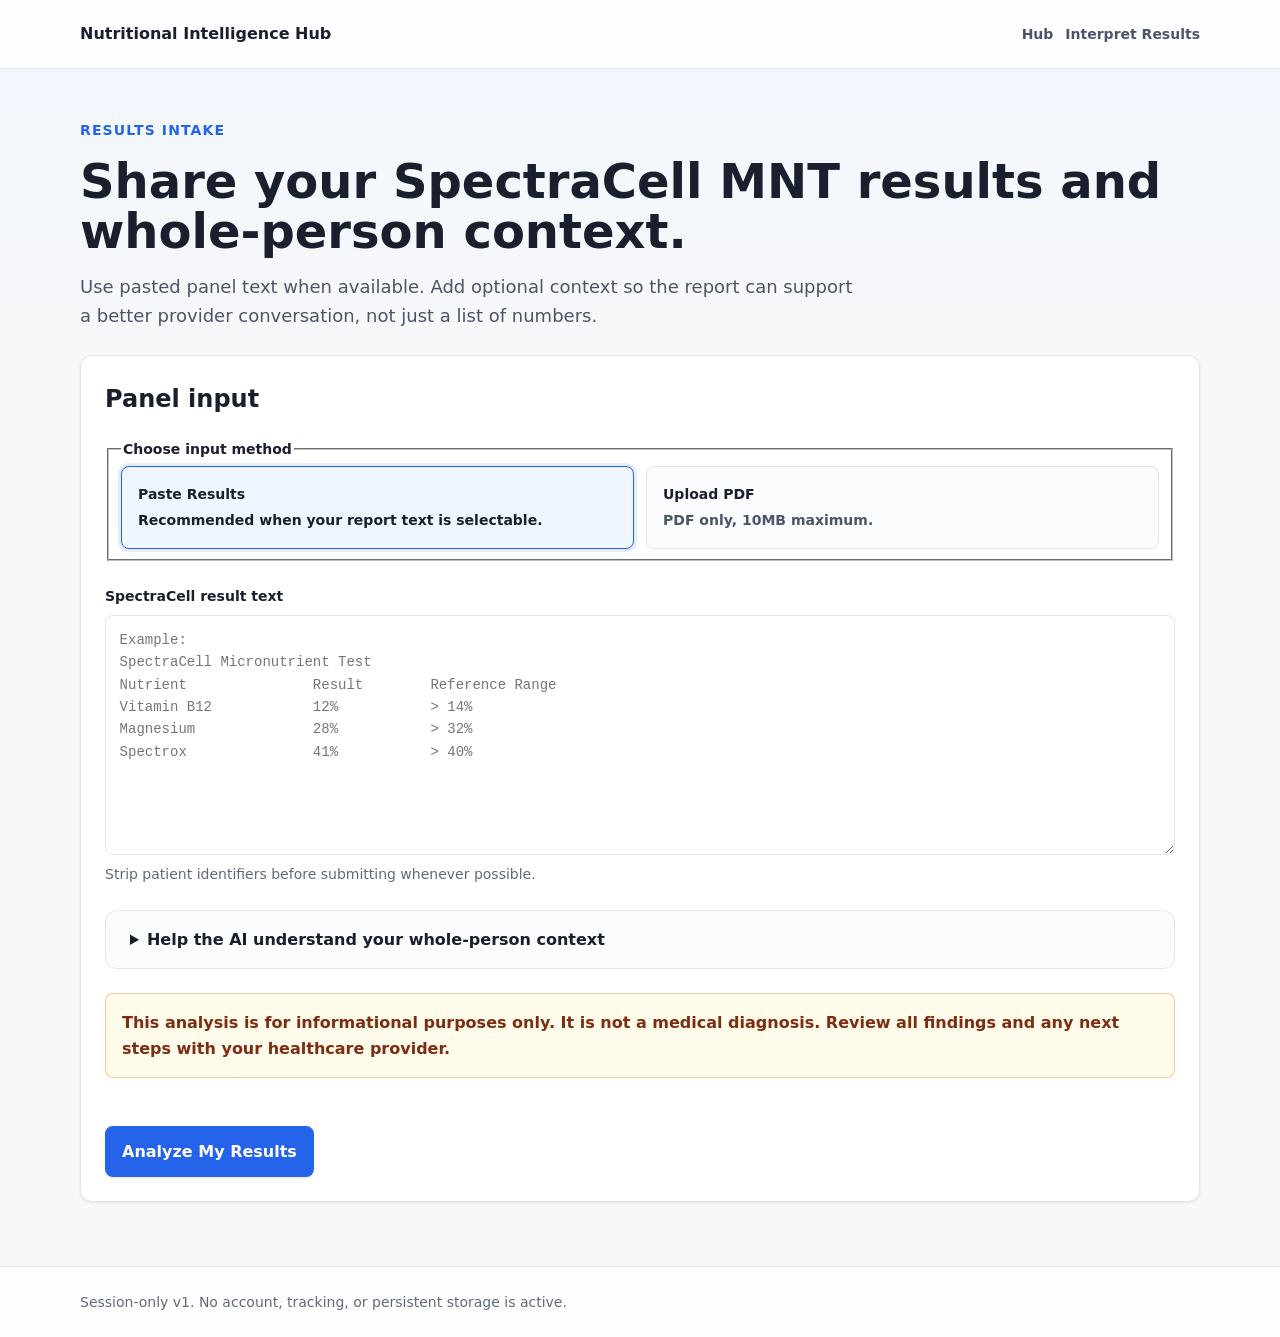
<file: nutritional-hub/report.html>
<!--
  AIStill.ai — Nutritional Intelligence Hub
  Tier 2: AI Results Interpretation
  v1.0 | Built for Cloudflare Pages + Workers
  Auth integration point: search "AUTH STUB" for drop-in hooks
-->
<!doctype html>
<html lang="en">
<head>
  <meta charset="utf-8" />
  <meta name="viewport" content="width=device-width, initial-scale=1" />
  <title>Nutritional Intelligence Report | AIStill.ai</title>
  <meta name="description" content="AI-generated SpectraCell Micronutrient Test interpretation report." />
  <link rel="stylesheet" href="css/tokens.css" />
  <link rel="stylesheet" href="css/base.css" />
  <link rel="stylesheet" href="css/hub.css" />
</head>
<body>
  <div class="page-shell">
    <header class="site-header no-print">
      <div class="container nav" aria-label="Nutritional Intelligence Hub navigation">
        <a class="brand-link" href="index.html">Nutritional Intelligence Hub</a>
        <nav class="nav-links" aria-label="Hub pages">
          <a class="nav-link" href="index.html">Hub</a>
          <a class="nav-link" href="intake.html">New Interpretation</a>
        </nav>
      </div>
    </header>

    <div class="report-header" role="banner">
      <div class="container report-header-inner">
        <div>
          <h1>Nutritional Intelligence Report</h1>
          <p id="generated-time" class="generated-time">Generated timestamp unavailable</p>
        </div>
        <span class="diagnosis-badge">This is not a medical diagnosis</span>
      </div>
    </div>

    <main class="main-content">
      <div class="container report-stack">
        <section id="summary-section" class="summary-card" aria-labelledby="summary-title">
          <h2 id="summary-title">Summary</h2>
          <span id="overall-status" class="status-pill adequate">Adequate</span>
          <p id="summary-text"></p>
        </section>

        <section id="context-section" class="summary-card" aria-labelledby="context-title" hidden>
          <h2 id="context-title">Whole-Person Context</h2>
          <p id="context-text"></p>
          <ul id="context-list" class="chip-list"></ul>
        </section>

        <section aria-labelledby="deficiencies-title">
          <div class="section-header">
            <h2 id="deficiencies-title">Deficiencies and Borderline Findings</h2>
            <p>Findings are sorted by severity and should be reviewed with a licensed healthcare provider.</p>
          </div>
          <div id="deficiency-list" class="report-grid"></div>
        </section>

        <section id="patterns-section" aria-labelledby="patterns-title" hidden>
          <div class="section-header">
            <h2 id="patterns-title">What Your Panel Suggests as a Pattern</h2>
          </div>
          <div id="patterns-list" class="report-grid"></div>
        </section>

        <details id="adequate-details" class="adequate-details">
          <summary id="adequate-summary">Nutrients Within Functional Range (0)</summary>
          <div class="adequate-inner">
            <ul id="adequate-list" class="chip-list"></ul>
          </div>
        </details>

        <section class="talking-points" aria-labelledby="talking-points-title">
          <h2 id="talking-points-title">Questions for Your Next Appointment</h2>
          <ol id="talking-points-list"></ol>
        </section>

        <section class="action-row no-print" aria-labelledby="actions-title">
          <h2 id="actions-title" class="sr-only">Report actions</h2>
          <button class="button-secondary" type="button" aria-disabled="true" title="Coming soon — share this report with your provider">Export PDF Summary</button>
          <a class="button-secondary" href="https://www.spectracell.com/" target="_blank" rel="noopener noreferrer">Order Follow-Up Panel</a>
          <div class="next-steps">
            <h3>What to do next</h3>
            <p>Review this interpretation with your physician or qualified clinician. Tier 3 planning is coming later and will remain whole-person, data-driven, and supervised by appropriate clinical review.</p>
          </div>
        </section>

        <footer class="persistent-disclaimer" aria-labelledby="report-disclaimer-title">
          <h2 id="report-disclaimer-title">Important disclaimer</h2>
          <p id="report-disclaimer"></p>
        </footer>
      </div>
    </main>
  </div>
  <script src="js/session.js" defer></script>
  <script src="js/report.js" defer></script>
</body>
</html>
</file>
<file: nutritional-hub/css/tokens.css>
/*
  AIStill.ai — Nutritional Intelligence Hub
  Tier 2: AI Results Interpretation
  v1.0 | Built for Cloudflare Pages + Workers
  Auth integration point: search "AUTH STUB" for drop-in hooks
*/

:root {
  /* Color */
  --color-bg: #F7F8FA;
  --color-surface: #FFFFFF;
  --color-border: #E2E6ED;
  --color-text-primary: #1A1F2E;
  --color-text-secondary: #4A5568;
  --color-text-muted: #5F6B7A;
  --color-accent: #2563EB;
  --color-accent-light: #EFF6FF;
  --color-warning: #D97706;
  --color-warning-light: #FFFBEB;
  --color-success: #059669;
  --color-success-light: #ECFDF5;
  --color-caution: #DC2626;
  --color-caution-light: #FEF2F2;

  /* Typography */
  --font-sans: 'Inter', system-ui, -apple-system, sans-serif;
  --font-mono: 'JetBrains Mono', 'Fira Code', monospace;
  --text-xs: 0.75rem;
  --text-sm: 0.875rem;
  --text-base: 1rem;
  --text-lg: 1.125rem;
  --text-xl: 1.25rem;
  --text-2xl: 1.5rem;
  --text-3xl: 1.875rem;
  --font-normal: 400;
  --font-medium: 500;
  --font-semibold: 600;
  --font-bold: 700;

  /* Spacing */
  --space-1: 0.25rem;
  --space-2: 0.5rem;
  --space-3: 0.75rem;
  --space-4: 1rem;
  --space-6: 1.5rem;
  --space-8: 2rem;
  --space-12: 3rem;
  --space-16: 4rem;

  /* Radius */
  --radius-sm: 4px;
  --radius-md: 8px;
  --radius-lg: 12px;
  --radius-xl: 16px;

  /* Shadow */
  --shadow-sm: 0 1px 3px rgba(0,0,0,0.06), 0 1px 2px rgba(0,0,0,0.04);
  --shadow-md: 0 4px 6px rgba(0,0,0,0.05), 0 2px 4px rgba(0,0,0,0.04);
  --shadow-lg: 0 10px 15px rgba(0,0,0,0.05), 0 4px 6px rgba(0,0,0,0.03);
}
</file>
<file: nutritional-hub/css/base.css>
/*
  AIStill.ai — Nutritional Intelligence Hub
  Tier 2: AI Results Interpretation
  v1.0 | Built for Cloudflare Pages + Workers
  Auth integration point: search "AUTH STUB" for drop-in hooks
*/

*,
*::before,
*::after {
  box-sizing: border-box;
}

html {
  color-scheme: light;
  font-family: var(--font-sans);
  scroll-behavior: smooth;
}

body {
  margin: 0;
  min-width: 320px;
  background: var(--color-bg);
  color: var(--color-text-primary);
  font-size: var(--text-base);
  line-height: 1.6;
  text-rendering: optimizeLegibility;
}

body::before {
  position: fixed;
  inset: 0;
  z-index: -1;
  content: "";
  background:
    linear-gradient(180deg, rgba(239, 246, 255, 0.72), rgba(247, 248, 250, 0) 360px),
    var(--color-bg);
}

img,
svg {
  max-width: 100%;
  height: auto;
}

button,
input,
select,
textarea {
  font: inherit;
}

button,
summary,
a {
  touch-action: manipulation;
}

a {
  color: var(--color-accent);
  text-underline-offset: 3px;
}

a:hover {
  text-decoration-thickness: 2px;
}

p,
h1,
h2,
h3,
ul,
ol,
figure {
  margin-top: 0;
}

p:last-child,
ul:last-child,
ol:last-child {
  margin-bottom: 0;
}

:focus-visible {
  outline: 3px solid rgba(37, 99, 235, 0.34);
  outline-offset: 3px;
}

.page-shell {
  min-height: 100vh;
  display: flex;
  flex-direction: column;
}

.container {
  width: min(1120px, calc(100% - 32px));
  margin-inline: auto;
}

.site-header,
.site-footer {
  background: rgba(255, 255, 255, 0.86);
  border-color: var(--color-border);
  backdrop-filter: blur(16px);
}

.site-header {
  position: sticky;
  top: 0;
  z-index: 10;
  border-bottom: 1px solid var(--color-border);
}

.nav {
  min-height: 68px;
  display: flex;
  align-items: center;
  justify-content: space-between;
  gap: var(--space-4);
}

.brand-link {
  color: var(--color-text-primary);
  font-weight: var(--font-bold);
  text-decoration: none;
  letter-spacing: 0;
}

.nav-links {
  display: flex;
  align-items: center;
  gap: var(--space-3);
  flex-wrap: wrap;
}

.nav-link {
  color: var(--color-text-secondary);
  font-size: var(--text-sm);
  font-weight: var(--font-semibold);
  text-decoration: none;
}

.main-content {
  flex: 1;
}

.site-footer {
  margin-top: var(--space-16);
  padding: var(--space-6) 0;
  border-top: 1px solid var(--color-border);
  color: var(--color-text-muted);
  font-size: var(--text-sm);
}

.sr-only {
  position: absolute;
  width: 1px;
  height: 1px;
  padding: 0;
  margin: -1px;
  overflow: hidden;
  clip: rect(0, 0, 0, 0);
  white-space: nowrap;
  border: 0;
}

[hidden] {
  display: none !important;
}

@media (max-width: 640px) {
  .container {
    width: min(100% - 24px, 1120px);
  }

  .nav {
    align-items: flex-start;
    flex-direction: column;
    padding: var(--space-3) 0;
  }
}
</file>
<file: nutritional-hub/css/hub.css>
/*
  AIStill.ai — Nutritional Intelligence Hub
  Tier 2: AI Results Interpretation
  v1.0 | Built for Cloudflare Pages + Workers
  Auth integration point: search "AUTH STUB" for drop-in hooks
*/

.hero {
  padding: var(--space-16) 0 var(--space-12);
  border-bottom: 1px solid var(--color-border);
  background: linear-gradient(180deg, rgba(255, 255, 255, 0.92), rgba(255, 255, 255, 0.54));
}

.hero-grid {
  display: grid;
  grid-template-columns: minmax(0, 0.9fr) minmax(280px, 0.52fr);
  gap: var(--space-8);
  align-items: center;
}

.eyebrow {
  display: inline-flex;
  align-items: center;
  gap: var(--space-2);
  margin-bottom: var(--space-4);
  color: var(--color-accent);
  font-size: var(--text-sm);
  font-weight: var(--font-bold);
  letter-spacing: 0.08em;
  text-transform: uppercase;
}

.hero h1,
.page-title {
  margin-bottom: var(--space-4);
  color: var(--color-text-primary);
  font-size: clamp(2.1rem, 6vw, 4.25rem);
  line-height: 1.04;
  letter-spacing: 0;
}

.page-title {
  font-size: clamp(2rem, 5vw, 3rem);
}

.hero-subhead,
.page-subhead {
  max-width: 68ch;
  color: var(--color-text-secondary);
  font-size: var(--text-lg);
}

.hero-card {
  border: 1px solid var(--color-border);
  border-radius: var(--radius-lg);
  padding: var(--space-6);
  background: var(--color-surface);
  box-shadow: var(--shadow-md);
}

.hero-card h2 {
  margin-bottom: var(--space-3);
  font-size: var(--text-xl);
}

.hero-card ul,
.check-list {
  display: grid;
  gap: var(--space-3);
  padding: 0;
  margin: 0;
  list-style: none;
}

.hero-card li,
.check-list li {
  position: relative;
  padding-left: var(--space-6);
  color: var(--color-text-secondary);
}

.hero-card li::before,
.check-list li::before {
  position: absolute;
  left: 0;
  top: 0.2rem;
  width: 0.9rem;
  height: 0.9rem;
  border: 2px solid var(--color-success);
  border-radius: 999px;
  content: "";
}

.button,
.button-secondary {
  display: inline-flex;
  align-items: center;
  justify-content: center;
  min-height: 46px;
  border: 1px solid transparent;
  border-radius: var(--radius-md);
  padding: 0.72rem 1rem;
  font-weight: var(--font-bold);
  text-decoration: none;
  cursor: pointer;
  transition: border-color 150ms ease, box-shadow 150ms ease, transform 150ms ease, background 150ms ease;
}

.button {
  margin-top: var(--space-6);
  background: var(--color-accent);
  color: #fff;
  box-shadow: var(--shadow-sm);
}

.button:hover {
  background: #1D4ED8;
  transform: translateY(-1px);
}

.button-secondary {
  background: var(--color-surface);
  color: var(--color-accent);
  border-color: var(--color-border);
}

.button-secondary:hover {
  border-color: rgba(37, 99, 235, 0.42);
  box-shadow: var(--shadow-sm);
}

.button[aria-disabled="true"],
.button-secondary[aria-disabled="true"] {
  opacity: 0.55;
  cursor: not-allowed;
  transform: none;
}

.section {
  padding: var(--space-12) 0 0;
}

.section-header {
  max-width: 760px;
  margin-bottom: var(--space-6);
}

.section-header h2 {
  margin-bottom: var(--space-3);
  font-size: var(--text-2xl);
  line-height: 1.2;
}

.feature-grid {
  display: grid;
  grid-template-columns: repeat(3, minmax(0, 1fr));
  gap: var(--space-4);
}

.feature-card,
.content-block,
.form-panel,
.summary-card,
.report-card,
.pattern-card,
.talking-points,
.disclosure,
.next-steps {
  border: 1px solid var(--color-border);
  border-radius: var(--radius-lg);
  background: var(--color-surface);
  box-shadow: var(--shadow-sm);
}

.feature-card {
  padding: var(--space-6);
}

.feature-card.is-disabled {
  opacity: 0.45;
  cursor: not-allowed;
}

.feature-card h3,
.report-card h3,
.pattern-card h3 {
  margin-bottom: var(--space-2);
  font-size: var(--text-xl);
}

.status-badge,
.severity-pill,
.diagnosis-badge {
  display: inline-flex;
  align-items: center;
  width: fit-content;
  border-radius: 999px;
  padding: 0.22rem 0.6rem;
  font-size: var(--text-xs);
  font-weight: var(--font-bold);
  line-height: 1.3;
  text-transform: uppercase;
  letter-spacing: 0.04em;
}

.status-badge {
  margin-bottom: var(--space-4);
  color: var(--color-accent);
  background: var(--color-accent-light);
}

.status-badge.soon {
  color: var(--color-text-secondary);
  background: #EEF2F7;
}

.content-block,
.form-panel,
.summary-card,
.talking-points,
.next-steps {
  padding: var(--space-6);
}

.education-grid {
  display: grid;
  grid-template-columns: minmax(0, 0.8fr) minmax(260px, 0.42fr);
  gap: var(--space-6);
  align-items: start;
}

.comparison-list {
  display: grid;
  gap: var(--space-3);
  margin: 0;
  padding: 0;
  list-style: none;
}

.comparison-list li {
  border-left: 4px solid var(--color-accent);
  padding: var(--space-3) var(--space-4);
  background: var(--color-accent-light);
  color: var(--color-text-secondary);
  border-radius: var(--radius-sm);
}

.disclosure {
  margin-top: var(--space-12);
  padding: var(--space-6);
  background: #FBFCFE;
}

.disclosure h2,
.disclosure h3 {
  margin-bottom: var(--space-2);
  font-size: var(--text-lg);
}

.page-intro {
  padding: var(--space-12) 0 var(--space-6);
}

.form-layout {
  display: grid;
  gap: var(--space-6);
}

.method-toggle {
  display: grid;
  grid-template-columns: repeat(2, minmax(0, 1fr));
  gap: var(--space-3);
}

.method-option {
  display: grid;
  gap: var(--space-1);
  min-height: 82px;
  border: 1px solid var(--color-border);
  border-radius: var(--radius-md);
  padding: var(--space-4);
  background: #FBFCFE;
  color: var(--color-text-secondary);
  cursor: pointer;
}

.method-option:has(input:checked) {
  border-color: var(--color-accent);
  background: var(--color-accent-light);
  color: var(--color-text-primary);
  box-shadow: 0 0 0 3px rgba(37, 99, 235, 0.12);
}

.method-option input {
  position: absolute;
  opacity: 0;
}

.method-option strong {
  color: var(--color-text-primary);
}

.field-grid {
  display: grid;
  grid-template-columns: repeat(2, minmax(0, 1fr));
  gap: var(--space-4);
}

.field {
  display: grid;
  gap: var(--space-2);
}

.field.full {
  grid-column: 1 / -1;
}

label,
.field-label {
  color: var(--color-text-primary);
  font-size: var(--text-sm);
  font-weight: var(--font-bold);
}

input,
select,
textarea {
  width: 100%;
  border: 1px solid var(--color-border);
  border-radius: var(--radius-md);
  padding: 0.78rem 0.85rem;
  background: var(--color-surface);
  color: var(--color-text-primary);
}

textarea {
  min-height: 240px;
  resize: vertical;
}

.context-panel textarea {
  min-height: 112px;
}

.mono-input {
  font-family: var(--font-mono);
  font-size: var(--text-sm);
}

.hint {
  color: var(--color-text-muted);
  font-size: var(--text-sm);
}

.context-panel {
  border: 1px solid var(--color-border);
  border-radius: var(--radius-lg);
  background: #FBFCFE;
}

.context-panel summary {
  padding: var(--space-4) var(--space-6);
  color: var(--color-text-primary);
  font-weight: var(--font-bold);
  cursor: pointer;
}

.context-inner {
  padding: 0 var(--space-6) var(--space-6);
}

.disclaimer-inline,
.form-error,
.interaction-callout {
  border-radius: var(--radius-md);
  padding: var(--space-4);
}

.disclaimer-inline {
  border: 1px solid rgba(217, 119, 6, 0.34);
  background: var(--color-warning-light);
  color: #7C2D12;
  font-weight: var(--font-semibold);
}

.form-error {
  border: 1px solid rgba(220, 38, 38, 0.28);
  background: var(--color-caution-light);
  color: #991B1B;
}

.submit-row {
  display: flex;
  align-items: center;
  gap: var(--space-4);
  flex-wrap: wrap;
}

.loading-state {
  display: inline-flex;
  align-items: center;
  gap: var(--space-2);
  color: var(--color-text-secondary);
  font-weight: var(--font-semibold);
}

.spinner {
  width: 1.1rem;
  height: 1.1rem;
  border: 2px solid var(--color-border);
  border-top-color: var(--color-accent);
  border-radius: 999px;
  animation: spin 800ms linear infinite;
}

@keyframes spin {
  to { transform: rotate(360deg); }
}

.report-header {
  position: sticky;
  top: 69px;
  z-index: 9;
  border-bottom: 1px solid var(--color-border);
  background: rgba(255, 255, 255, 0.94);
  backdrop-filter: blur(14px);
}

.report-header-inner {
  display: flex;
  align-items: center;
  justify-content: space-between;
  gap: var(--space-4);
  min-height: 72px;
}

.report-header h1 {
  margin: 0;
  font-size: var(--text-xl);
}

.generated-time {
  color: var(--color-text-muted);
  font-size: var(--text-sm);
}

.diagnosis-badge {
  color: #7C2D12;
  background: var(--color-warning-light);
  border: 1px solid rgba(217, 119, 6, 0.34);
}

.report-stack {
  display: grid;
  gap: var(--space-6);
  padding-top: var(--space-8);
}

.summary-card {
  display: grid;
  gap: var(--space-4);
}

.summary-card p {
  color: var(--color-text-secondary);
  font-size: var(--text-lg);
}

.severity-pill.deficient,
.status-pill.deficient {
  color: #991B1B;
  background: var(--color-caution-light);
}

.severity-pill.borderline,
.status-pill.borderline {
  color: #92400E;
  background: var(--color-warning-light);
}

.severity-pill.adequate,
.status-pill.adequate {
  color: #065F46;
  background: var(--color-success-light);
}

.status-pill {
  display: inline-flex;
  width: fit-content;
  border-radius: 999px;
  padding: 0.35rem 0.7rem;
  font-size: var(--text-sm);
  font-weight: var(--font-bold);
  text-transform: capitalize;
}

.report-grid {
  display: grid;
  gap: var(--space-4);
}

.report-card,
.pattern-card {
  padding: var(--space-6);
}

.report-card-header {
  display: flex;
  align-items: flex-start;
  justify-content: space-between;
  gap: var(--space-4);
  margin-bottom: var(--space-4);
}

.report-card dl {
  display: grid;
  gap: var(--space-4);
  margin: 0;
}

.report-card dt {
  color: var(--color-text-primary);
  font-size: var(--text-sm);
  font-weight: var(--font-bold);
}

.report-card dd {
  margin: var(--space-1) 0 0;
  color: var(--color-text-secondary);
}

.interaction-callout {
  display: flex;
  gap: var(--space-3);
  margin-top: var(--space-4);
  border: 1px solid rgba(37, 99, 235, 0.24);
  background: var(--color-accent-light);
  color: #1E3A8A;
}

.chip-list {
  display: flex;
  flex-wrap: wrap;
  gap: var(--space-2);
  padding: 0;
  margin: var(--space-4) 0 0;
  list-style: none;
}

.chip {
  display: inline-flex;
  max-width: 100%;
  border: 1px solid var(--color-border);
  border-radius: 999px;
  padding: 0.28rem 0.62rem;
  background: #FBFCFE;
  color: var(--color-text-secondary);
  font-size: var(--text-sm);
  font-weight: var(--font-semibold);
  overflow-wrap: anywhere;
}

.adequate-details {
  border: 1px solid var(--color-border);
  border-radius: var(--radius-lg);
  background: var(--color-surface);
  box-shadow: var(--shadow-sm);
}

.adequate-details summary {
  padding: var(--space-4) var(--space-6);
  font-weight: var(--font-bold);
  cursor: pointer;
}

.adequate-inner {
  padding: 0 var(--space-6) var(--space-6);
}

.talking-points ol {
  display: grid;
  gap: var(--space-3);
  padding: 0;
  margin: var(--space-4) 0 0;
  list-style: none;
}

.talking-points li {
  display: grid;
  grid-template-columns: 22px 1fr;
  gap: var(--space-3);
  align-items: start;
  color: var(--color-text-secondary);
}

.print-checkbox {
  width: 18px;
  height: 18px;
  margin-top: 0.2rem;
  border: 2px solid var(--color-border);
  border-radius: var(--radius-sm);
  background: var(--color-surface);
}

.action-row {
  display: grid;
  grid-template-columns: repeat(3, minmax(0, 1fr));
  gap: var(--space-4);
  align-items: stretch;
}

.next-steps {
  grid-column: span 1;
}

.persistent-disclaimer {
  color: var(--color-text-muted);
  font-size: var(--text-sm);
}

@media (max-width: 860px) {
  .hero-grid,
  .education-grid,
  .feature-grid,
  .action-row {
    grid-template-columns: 1fr;
  }

  .report-header {
    top: 0;
  }

  .report-header-inner {
    align-items: flex-start;
    flex-direction: column;
    padding: var(--space-4) 0;
  }
}

@media (max-width: 520px) {
  .hero {
    padding: var(--space-12) 0 var(--space-8);
  }

  .method-toggle,
  .field-grid {
    grid-template-columns: 1fr;
  }

  .content-block,
  .form-panel,
  .summary-card,
  .report-card,
  .pattern-card,
  .talking-points,
  .next-steps,
  .disclosure {
    padding: var(--space-4);
  }

  .context-panel summary,
  .context-inner {
    padding-left: var(--space-4);
    padding-right: var(--space-4);
  }

  .report-card-header,
  .submit-row {
    align-items: flex-start;
    flex-direction: column;
  }
}

@media print {
  body {
    background: #fff;
    color: #000;
  }

  .site-header,
  .report-header,
  .action-row,
  .button,
  .button-secondary,
  .nav,
  .no-print {
    display: none !important;
  }

  .container {
    width: 100%;
  }

  .main-content,
  .report-stack {
    padding: 0;
  }

  .summary-card,
  .report-card,
  .pattern-card,
  .talking-points,
  .adequate-details,
  .persistent-disclaimer {
    break-inside: avoid;
    box-shadow: none;
    border-color: #808080;
  }

  .persistent-disclaimer {
    display: block;
    margin-top: 24px;
    padding: 16px;
    border: 2px solid #000;
    color: #000;
    font-size: 11pt;
  }
}
</file>
